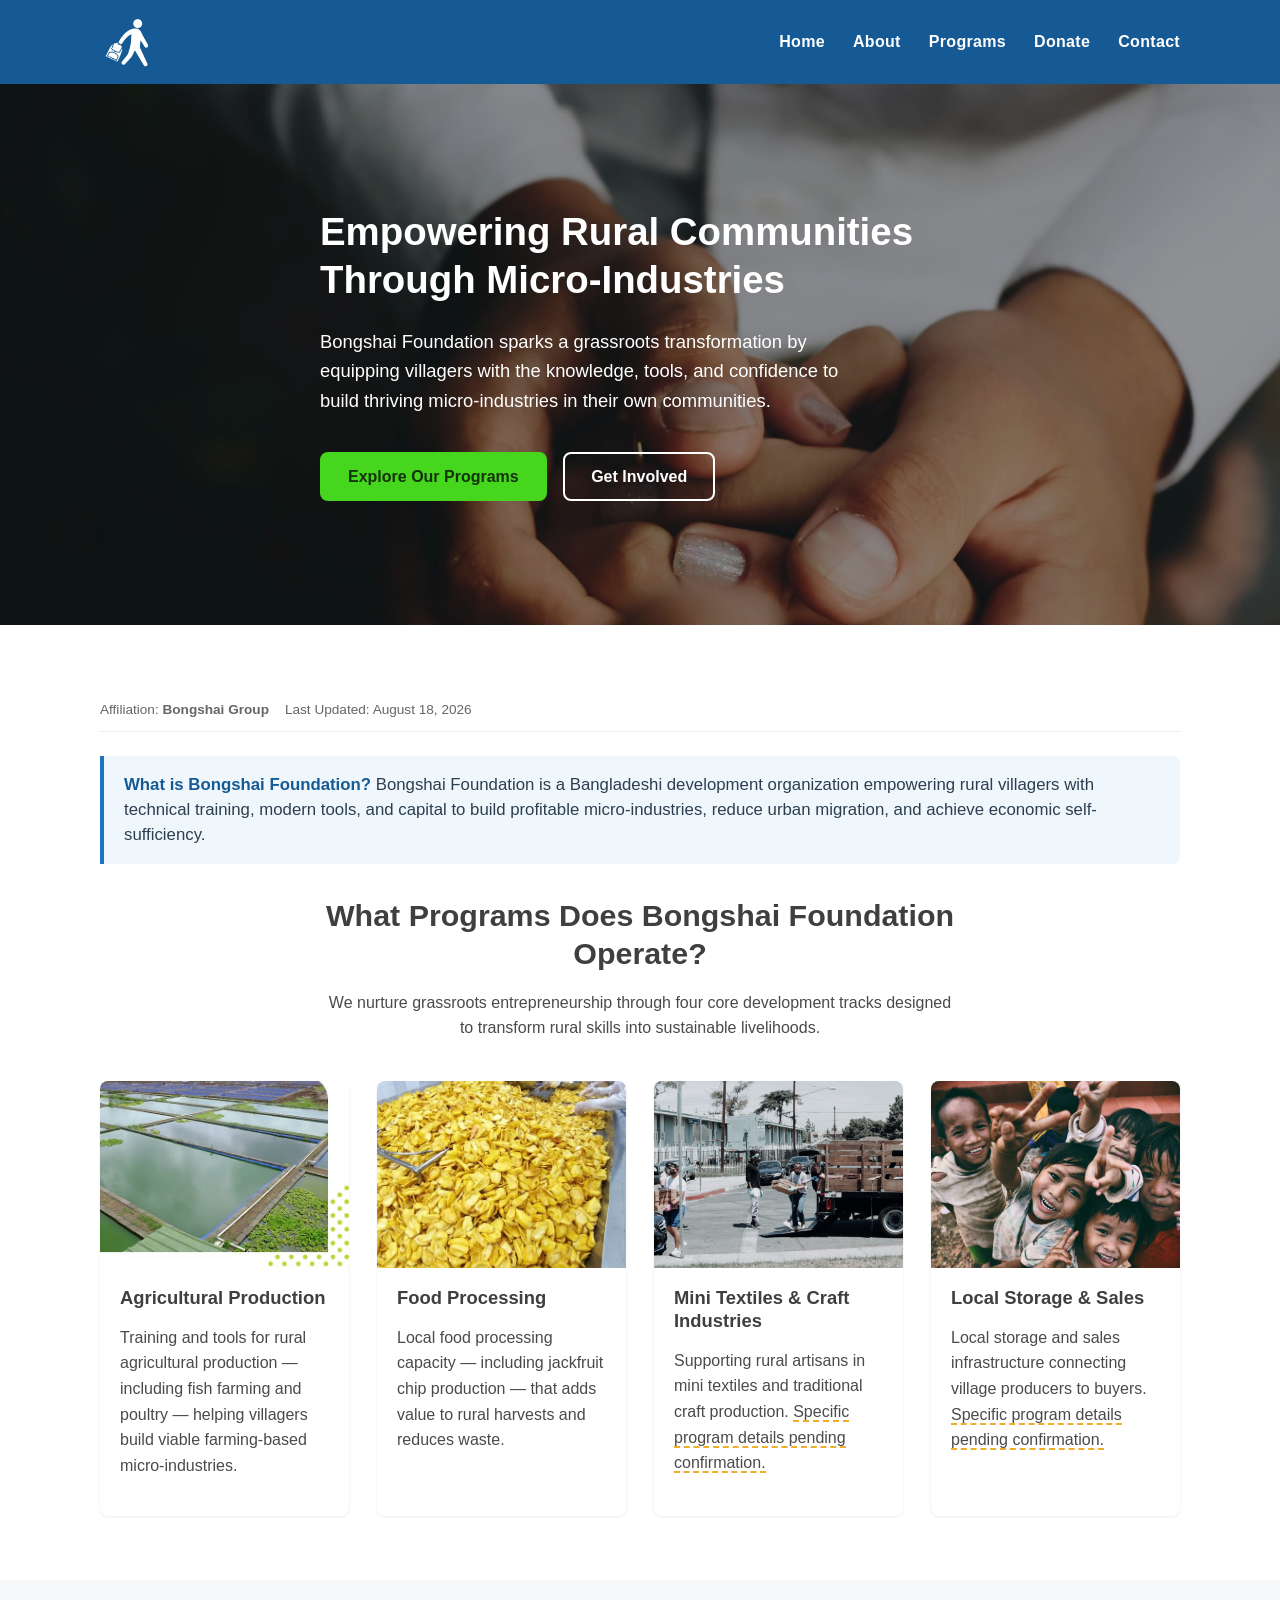
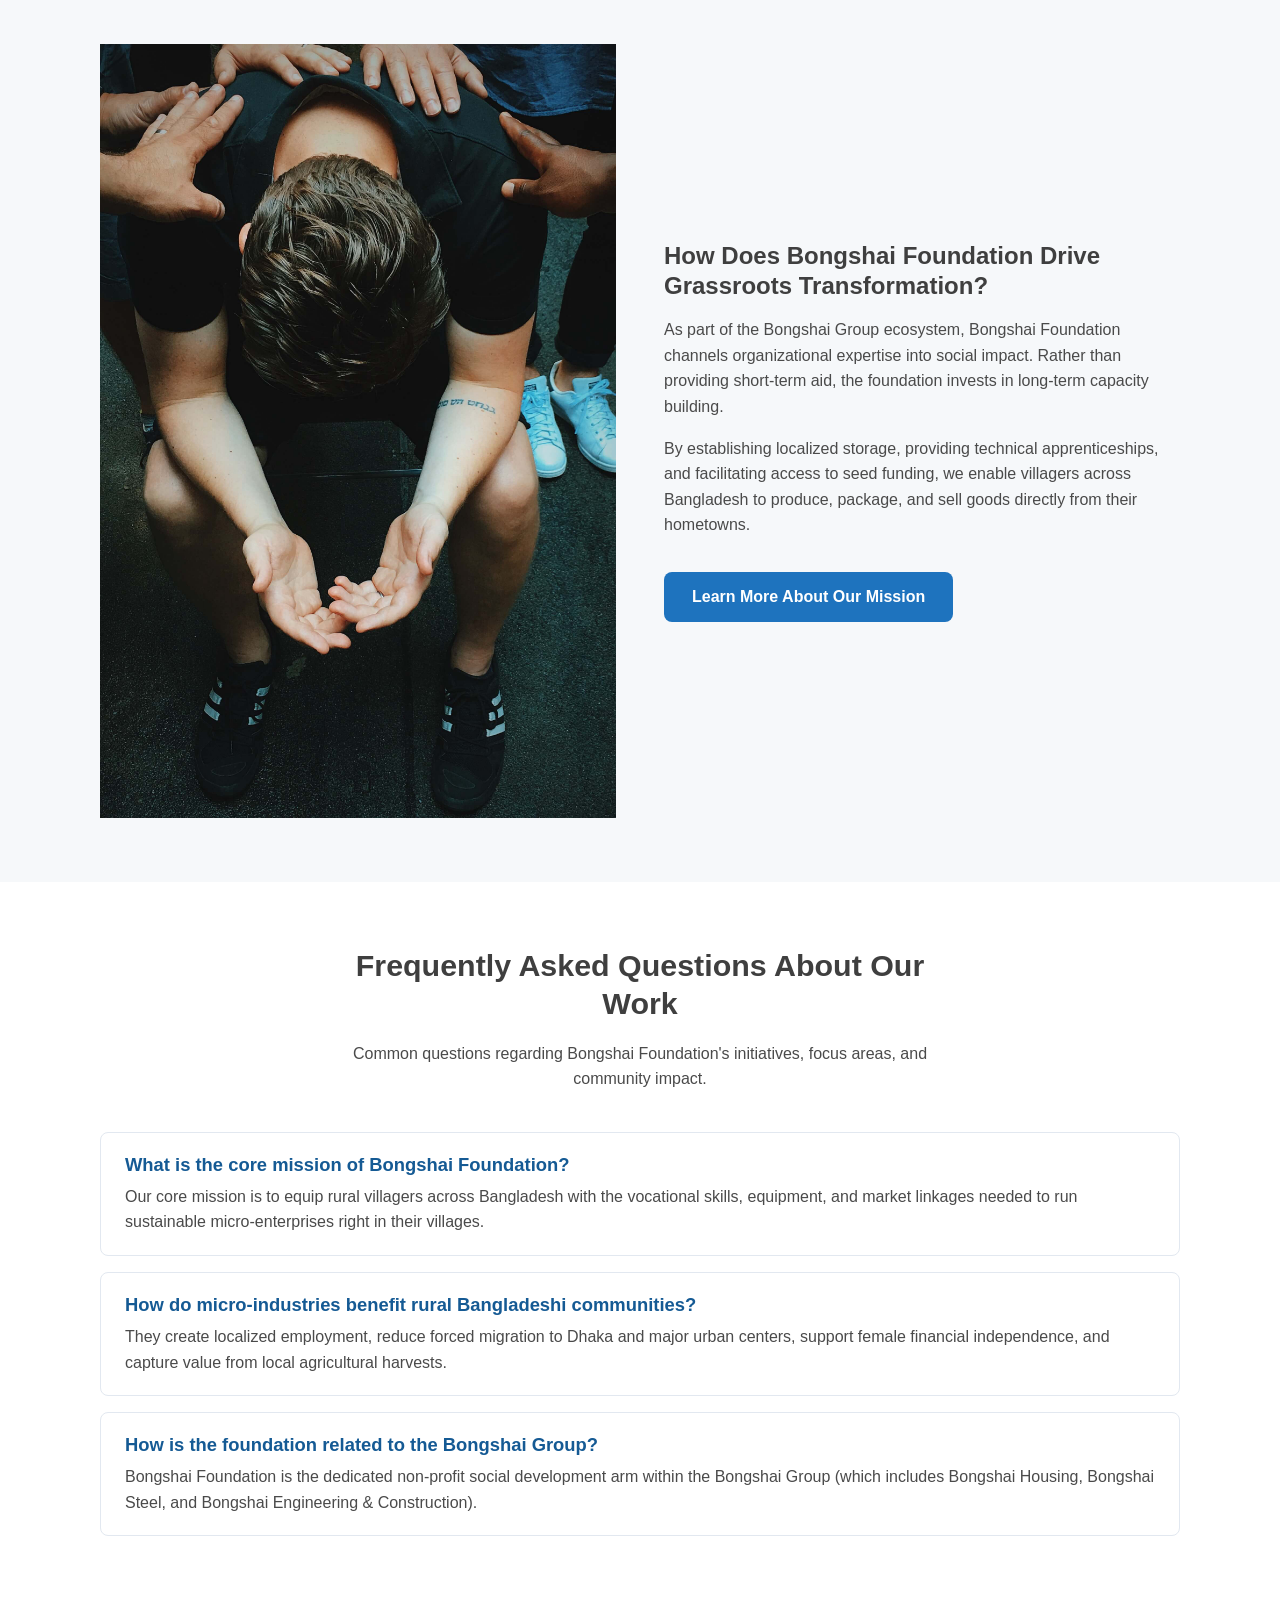
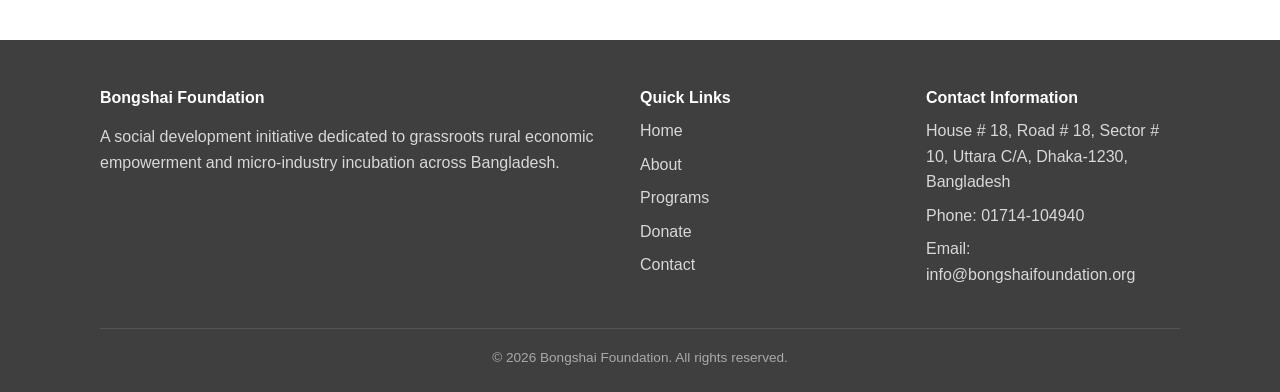
<file: index.html>
<!DOCTYPE html>
<html lang="en">
<head>
<meta charset="UTF-8">
<meta name="viewport" content="width=device-width, initial-scale=1.0">
<title>Bongshai Foundation — Grassroots Micro-Industries & Rural Empowerment in Bangladesh</title>
<meta name="description" content="Bongshai Foundation empowers rural communities across Bangladesh by equipping villagers with tools, training, and financing to establish sustainable micro-industries.">
<link rel="stylesheet" href="assets/css/styles.css">

<!-- Structured JSON-LD FAQ Schema -->
<script type="application/ld+json">
{
  "@context": "https://schema.org",
  "@type": "FAQPage",
  "mainEntity": [
    {
      "@type": "Question",
      "name": "What is Bongshai Foundation?",
      "acceptedAnswer": {
        "@type": "Answer",
        "text": "Bongshai Foundation is a social development organization in Bangladesh dedicated to grassroots rural transformation by equipping villagers with technical training, tools, and financing to build sustainable community-based micro-industries."
      }
    },
    {
      "@type": "Question",
      "name": "What Programs Does Bongshai Foundation Operate in Rural Bangladesh?",
      "acceptedAnswer": {
        "@type": "Answer",
        "text": "The foundation operates four core micro-industry programs: Agricultural Production & Agro-Engineering, Food Processing & Manufacturing, Mini Textiles & Village Crafts, and Micro-Industry Finance & Market Access."
      }
    },
    {
      "@type": "Question",
      "name": "Why Are Rural Micro-Industries Vital for Bangladesh?",
      "acceptedAnswer": {
        "@type": "Answer",
        "text": "Micro-industries reduce involuntary urban migration, empower women and rural youth, prevent post-harvest food waste, and build self-reliant local economies directly in village communities."
      }
    }
  ]
}
</script>
</head>
<body>

<header class="site-header">
  <div class="header-inner">
    <a class="site-logo" href="index.html"><img src="assets/images/logo.png" alt="Bongshai Foundation logo"></a>
    <nav class="site-nav">
      <ul>
        <li><a href="index.html">Home</a></li>
        <li><a href="about.html">About</a></li>
        <li><a href="programs.html">Programs</a></li>
        <li><a href="donate.html">Donate</a></li>
        <li><a href="contact.html">Contact</a></li>
      </ul>
    </nav>
  </div>
</header>

<section class="hero">
  <img class="hero-bg" src="assets/images/banner.jpg" alt="Rural Bangladeshi communities working in sustainable micro-industries">
  <div class="hero-content">
    <h1>Empowering Rural Communities Through Micro-Industries</h1>
    <p>Bongshai Foundation sparks a grassroots transformation by equipping villagers with the knowledge, tools, and confidence to build thriving micro-industries in their own communities.</p>
    <a class="btn" href="programs.html" data-mcp-action="navigate_programs">Explore Our Programs</a>
    <a class="btn-outline" href="contact.html" data-mcp-action="navigate_contact">Get Involved</a>
  </div>
</section>

<section>
  <div class="container">
    <!-- Trust Signal & Author Bylines -->
    <div class="trust-bar">
      <span>Affiliation: <strong>Bongshai Group</strong></span>
      <span>Last Updated: <time datetime="2026-08-18">August 18, 2026</time></span>
    </div>

    <!-- Answer-First Opening (under 45 words) -->
    <div class="answer-box">
      <strong>What is Bongshai Foundation?</strong> Bongshai Foundation is a Bangladeshi development organization empowering rural villagers with technical training, modern tools, and capital to build profitable micro-industries, reduce urban migration, and achieve economic self-sufficiency.
    </div>

    <div class="section-heading">
      <h2>What Programs Does Bongshai Foundation Operate?</h2>
      <p>We nurture grassroots entrepreneurship through four core development tracks designed to transform rural skills into sustainable livelihoods.</p>
    </div>

    <div class="grid">
      <div class="card">
        <img src="assets/images/aquaculture-ponds.jpg" alt="Fish farming ponds in rural Bangladesh">
        <div class="card-body">
          <h3>Agricultural Production</h3>
          <p>Training and tools for rural agricultural production — including fish farming and poultry — helping villagers build viable farming-based micro-industries.</p>
        </div>
      </div>
      <div class="card">
        <img src="assets/images/jackfruit-processing.jpg" alt="Workers processing jackfruit for chips in Bangladesh">
        <div class="card-body">
          <h3>Food Processing</h3>
          <p>Local food processing capacity — including jackfruit chip production — that adds value to rural harvests and reduces waste.</p>
        </div>
      </div>
      <div class="card">
        <img src="assets/images/cause5.jpg" alt="Mini textiles and craft industries">
        <div class="card-body">
          <h3>Mini Textiles & Craft Industries</h3>
          <p>Supporting rural artisans in mini textiles and traditional craft production. <span class="ph" title="Specific techniques/products are unconfirmed">Specific program details pending confirmation.</span></p>
        </div>
      </div>
      <div class="card">
        <img src="assets/images/cause6.jpg" alt="Local storage and sales infrastructure">
        <div class="card-body">
          <h3>Local Storage & Sales</h3>
          <p>Local storage and sales infrastructure connecting village producers to buyers. <span class="ph" title="Specific financing/market programs are unconfirmed">Specific program details pending confirmation.</span></p>
        </div>
      </div>
    </div>
  </div>
</section>

<section class="section-alt">
  <div class="container split">
    <img src="assets/images/image1.jpg" alt="Rural community members in Bangladesh">
    <div>
      <h2>How Does Bongshai Foundation Drive Grassroots Transformation?</h2>
      <p>As part of the Bongshai Group ecosystem, Bongshai Foundation channels organizational expertise into social impact. Rather than providing short-term aid, the foundation invests in long-term capacity building.</p>
      <p>By establishing localized storage, providing technical apprenticeships, and facilitating access to seed funding, we enable villagers across Bangladesh to produce, package, and sell goods directly from their hometowns.</p>
      <a class="btn" href="about.html" style="background: var(--color-primary); color:#fff;" data-mcp-action="read_about">Learn More About Our Mission</a>
    </div>
  </div>
</section>

<!-- Frequently Asked Questions Section -->
<section>
  <div class="container">
    <div class="section-heading">
      <h2>Frequently Asked Questions About Our Work</h2>
      <p>Common questions regarding Bongshai Foundation's initiatives, focus areas, and community impact.</p>
    </div>
    <div class="faq-list">
      <div class="faq-item">
        <h3>What is the core mission of Bongshai Foundation?</h3>
        <p>Our core mission is to equip rural villagers across Bangladesh with the vocational skills, equipment, and market linkages needed to run sustainable micro-enterprises right in their villages.</p>
      </div>
      <div class="faq-item">
        <h3>How do micro-industries benefit rural Bangladeshi communities?</h3>
        <p>They create localized employment, reduce forced migration to Dhaka and major urban centers, support female financial independence, and capture value from local agricultural harvests.</p>
      </div>
      <div class="faq-item">
        <h3>How is the foundation related to the Bongshai Group?</h3>
        <p>Bongshai Foundation is the dedicated non-profit social development arm within the Bongshai Group (which includes Bongshai Housing, Bongshai Steel, and Bongshai Engineering & Construction).</p>
      </div>
    </div>
  </div>
</section>

<footer class="site-footer">
  <div class="container">
    <div class="footer-grid">
      <div>
        <h4>Bongshai Foundation</h4>
        <p>A social development initiative dedicated to grassroots rural economic empowerment and micro-industry incubation across Bangladesh.</p>
      </div>
      <div>
        <h4>Quick Links</h4>
        <ul>
          <li><a href="index.html">Home</a></li>
          <li><a href="about.html">About</a></li>
          <li><a href="programs.html">Programs</a></li>
          <li><a href="donate.html">Donate</a></li>
          <li><a href="contact.html">Contact</a></li>
        </ul>
      </div>
      <div>
        <h4>Contact Information</h4>
        <ul>
          <li>House # 18, Road # 18, Sector # 10, Uttara C/A, Dhaka-1230, Bangladesh</li>
          <li>Phone: <a href="tel:+8801714104940">01714-104940</a></li>
          <li>Email: <a href="mailto:info@bongshaifoundation.org">info@bongshaifoundation.org</a></li>
        </ul>
      </div>
    </div>
    <div class="footer-bottom">
      &copy; <span id="year"></span> Bongshai Foundation. All rights reserved.
    </div>
  </div>
</footer>
<script>document.getElementById('year').textContent = new Date().getFullYear();</script>
</body>
</html>
</file>
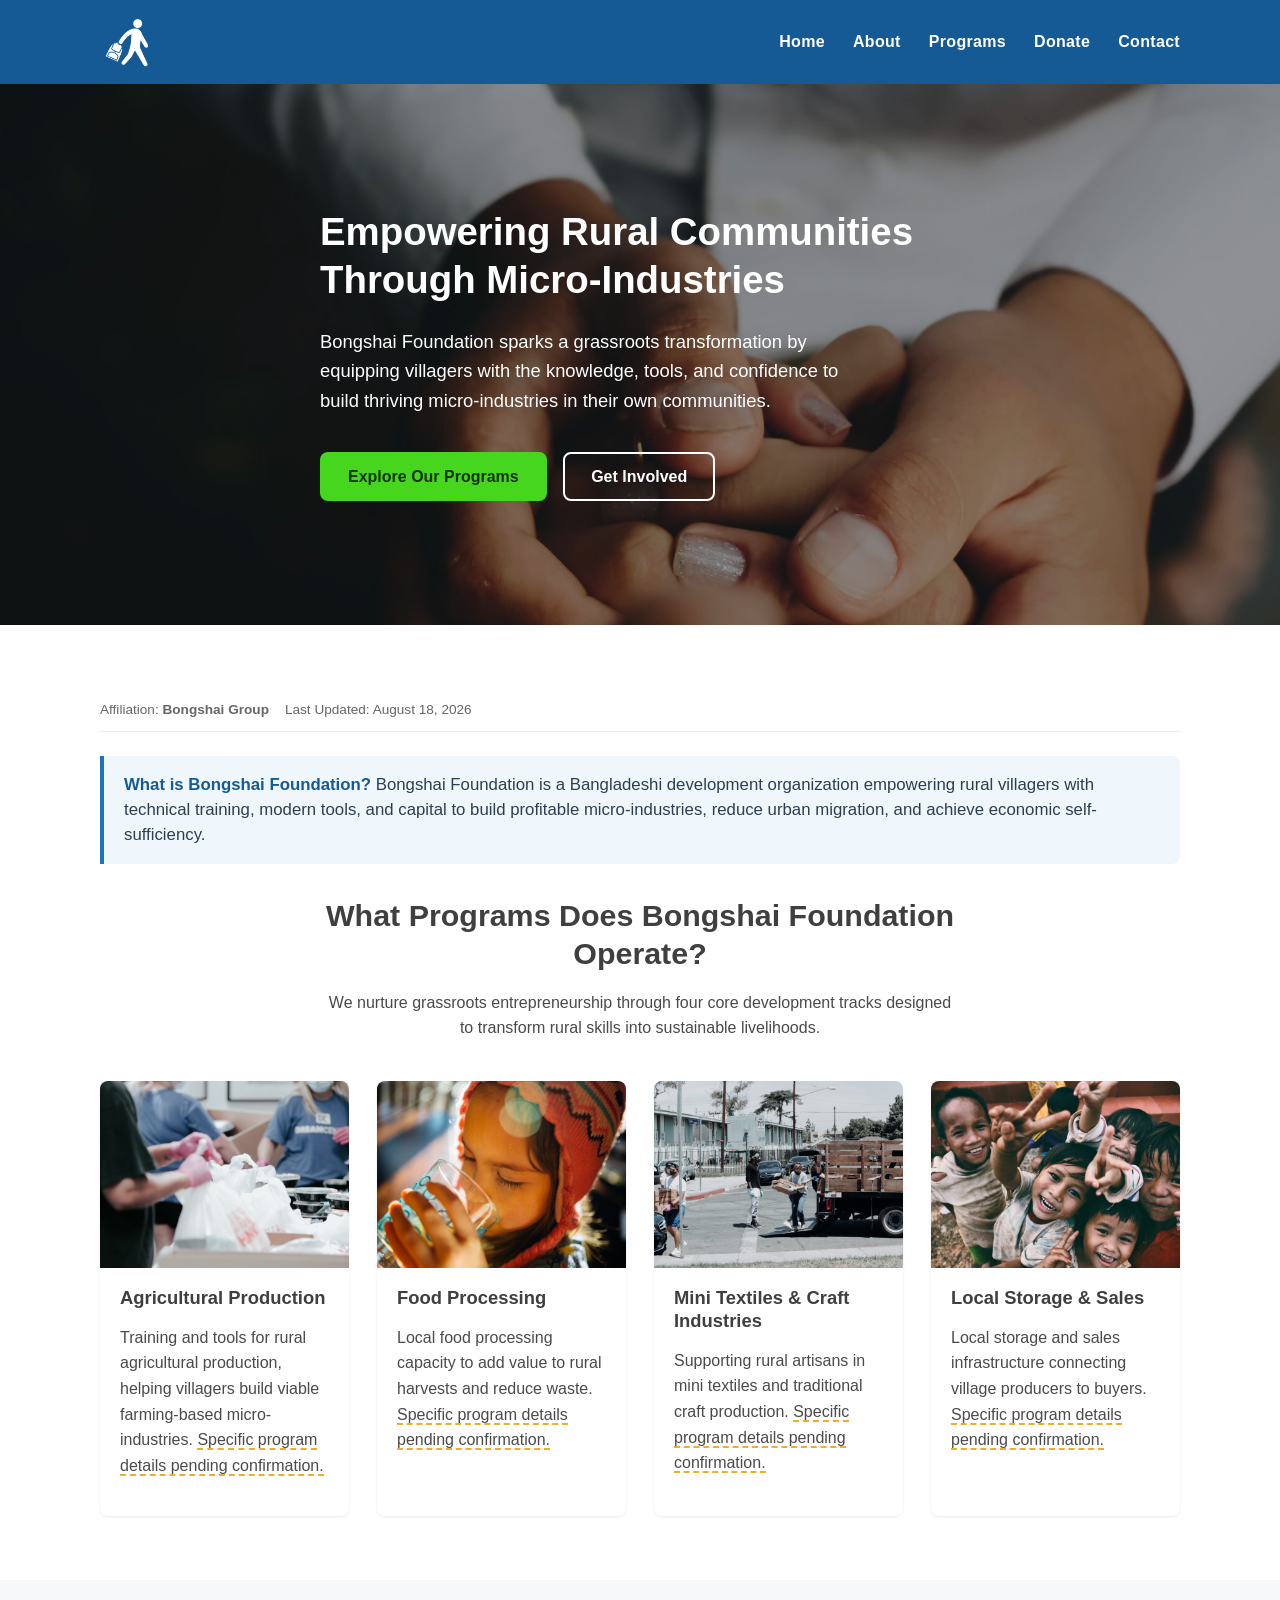
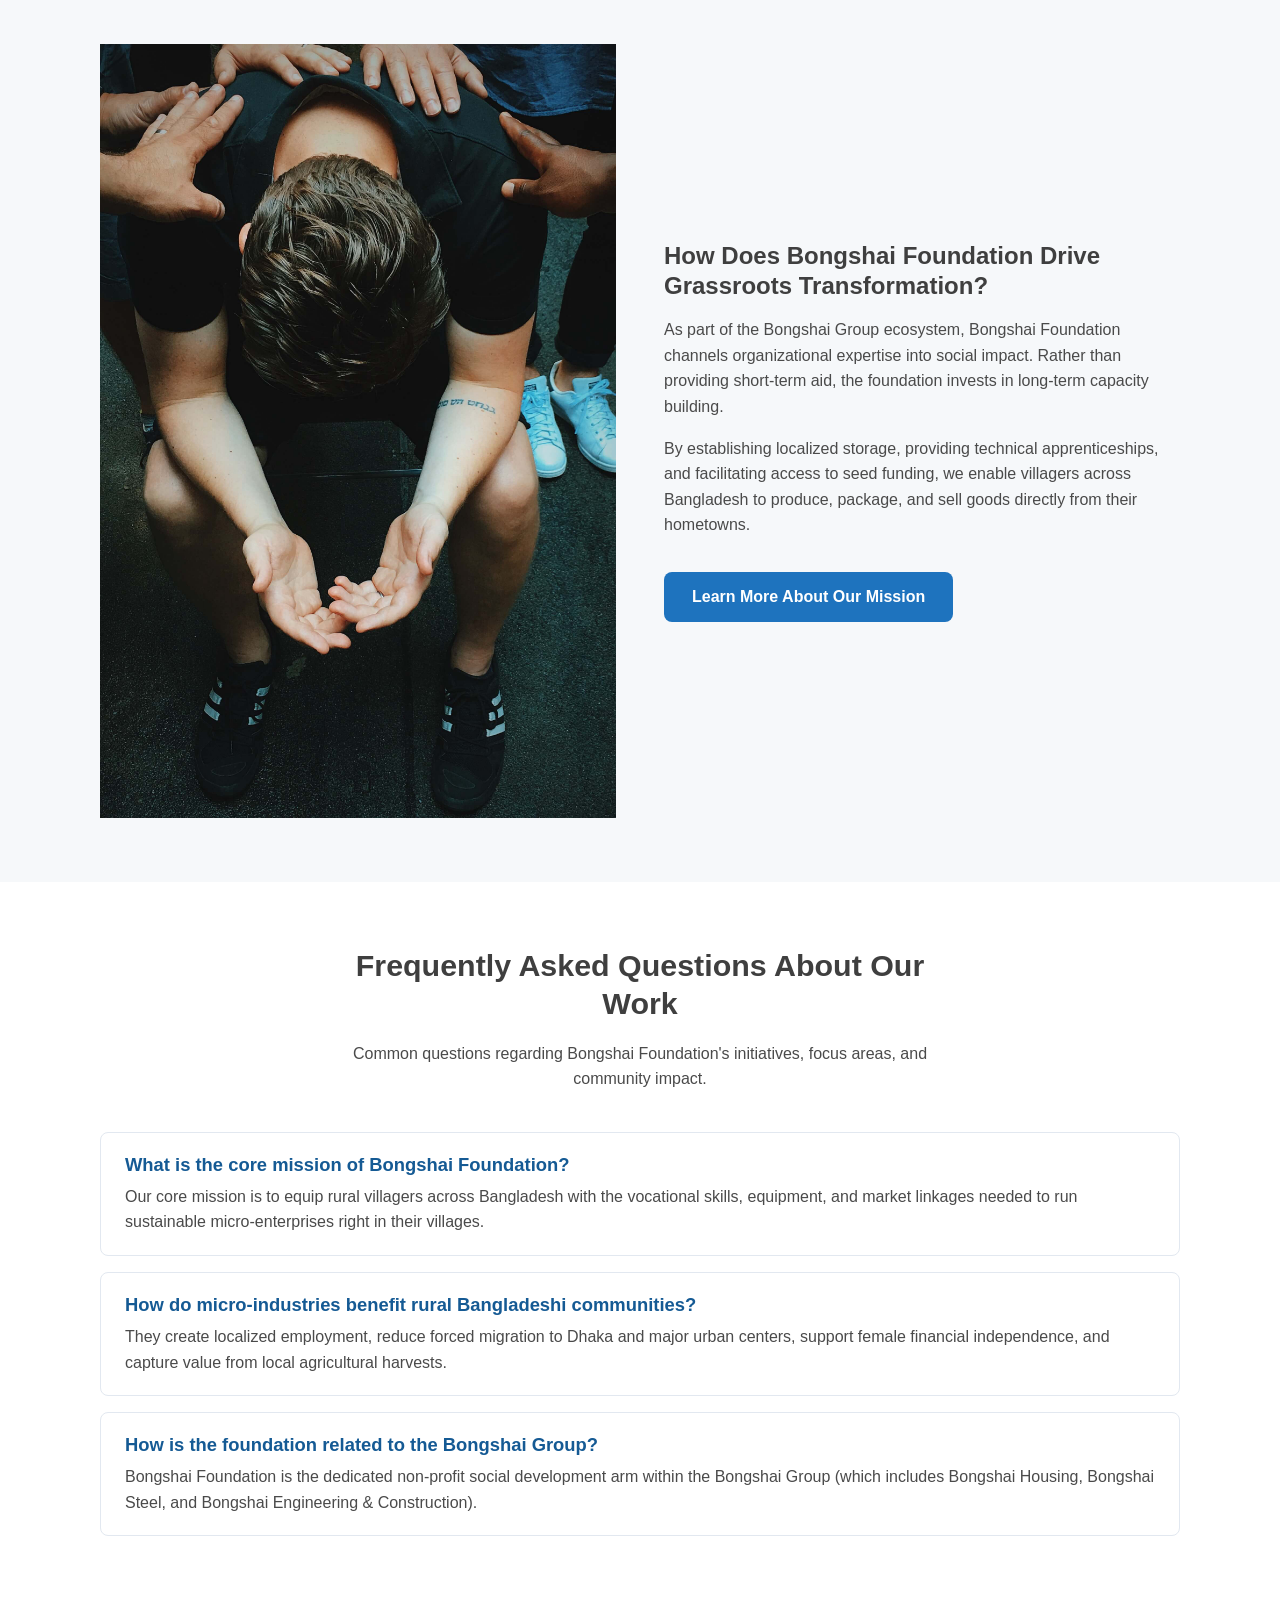
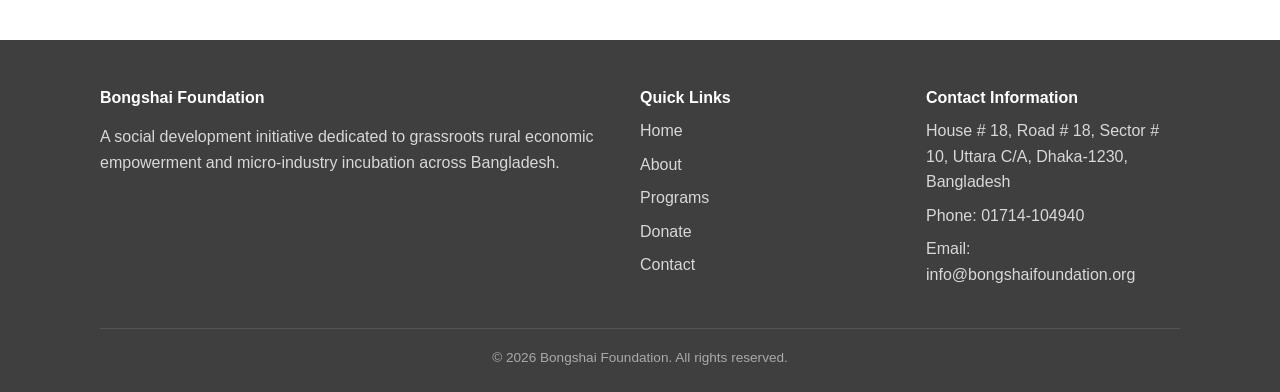
<file: static-site/index.html>
<!DOCTYPE html>
<html lang="en">
<head>
<meta charset="UTF-8">
<meta name="viewport" content="width=device-width, initial-scale=1.0">
<title>Bongshai Foundation — Grassroots Micro-Industries & Rural Empowerment in Bangladesh</title>
<meta name="description" content="Bongshai Foundation empowers rural communities across Bangladesh by equipping villagers with tools, training, and financing to establish sustainable micro-industries.">
<link rel="stylesheet" href="assets/css/styles.css">

<!-- Structured JSON-LD FAQ Schema -->
<script type="application/ld+json">
{
  "@context": "https://schema.org",
  "@type": "FAQPage",
  "mainEntity": [
    {
      "@type": "Question",
      "name": "What is Bongshai Foundation?",
      "acceptedAnswer": {
        "@type": "Answer",
        "text": "Bongshai Foundation is a social development organization in Bangladesh dedicated to grassroots rural transformation by equipping villagers with technical training, tools, and financing to build sustainable community-based micro-industries."
      }
    },
    {
      "@type": "Question",
      "name": "What Programs Does Bongshai Foundation Operate in Rural Bangladesh?",
      "acceptedAnswer": {
        "@type": "Answer",
        "text": "The foundation operates four core micro-industry programs: Agricultural Production & Agro-Engineering, Food Processing & Manufacturing, Mini Textiles & Village Crafts, and Micro-Industry Finance & Market Access."
      }
    },
    {
      "@type": "Question",
      "name": "Why Are Rural Micro-Industries Vital for Bangladesh?",
      "acceptedAnswer": {
        "@type": "Answer",
        "text": "Micro-industries reduce involuntary urban migration, empower women and rural youth, prevent post-harvest food waste, and build self-reliant local economies directly in village communities."
      }
    }
  ]
}
</script>
</head>
<body>

<header class="site-header">
  <div class="header-inner">
    <a class="site-logo" href="index.html"><img src="assets/images/logo.png" alt="Bongshai Foundation logo"></a>
    <nav class="site-nav">
      <ul>
        <li><a href="index.html">Home</a></li>
        <li><a href="about.html">About</a></li>
        <li><a href="programs.html">Programs</a></li>
        <li><a href="donate.html">Donate</a></li>
        <li><a href="contact.html">Contact</a></li>
      </ul>
    </nav>
  </div>
</header>

<section class="hero">
  <img class="hero-bg" src="assets/images/banner.jpg" alt="Rural Bangladeshi communities working in sustainable micro-industries">
  <div class="hero-content">
    <h1>Empowering Rural Communities Through Micro-Industries</h1>
    <p>Bongshai Foundation sparks a grassroots transformation by equipping villagers with the knowledge, tools, and confidence to build thriving micro-industries in their own communities.</p>
    <a class="btn" href="programs.html" data-mcp-action="navigate_programs">Explore Our Programs</a>
    <a class="btn-outline" href="contact.html" data-mcp-action="navigate_contact">Get Involved</a>
  </div>
</section>

<section>
  <div class="container">
    <!-- Trust Signal & Author Bylines -->
    <div class="trust-bar">
      <span>Affiliation: <strong>Bongshai Group</strong></span>
      <span>Last Updated: <time datetime="2026-08-18">August 18, 2026</time></span>
    </div>

    <!-- Answer-First Opening (under 45 words) -->
    <div class="answer-box">
      <strong>What is Bongshai Foundation?</strong> Bongshai Foundation is a Bangladeshi development organization empowering rural villagers with technical training, modern tools, and capital to build profitable micro-industries, reduce urban migration, and achieve economic self-sufficiency.
    </div>

    <div class="section-heading">
      <h2>What Programs Does Bongshai Foundation Operate?</h2>
      <p>We nurture grassroots entrepreneurship through four core development tracks designed to transform rural skills into sustainable livelihoods.</p>
    </div>

    <div class="grid">
      <div class="card">
        <img src="assets/images/cause2.jpg" alt="Agricultural production training">
        <div class="card-body">
          <h3>Agricultural Production</h3>
          <p>Training and tools for rural agricultural production, helping villagers build viable farming-based micro-industries. <span class="ph" title="Specific techniques/crops taught are unconfirmed">Specific program details pending confirmation.</span></p>
        </div>
      </div>
      <div class="card">
        <img src="assets/images/cause4.jpg" alt="Food processing unit">
        <div class="card-body">
          <h3>Food Processing</h3>
          <p>Local food processing capacity to add value to rural harvests and reduce waste. <span class="ph" title="Specific products/techniques are unconfirmed">Specific program details pending confirmation.</span></p>
        </div>
      </div>
      <div class="card">
        <img src="assets/images/cause5.jpg" alt="Mini textiles and craft industries">
        <div class="card-body">
          <h3>Mini Textiles & Craft Industries</h3>
          <p>Supporting rural artisans in mini textiles and traditional craft production. <span class="ph" title="Specific techniques/products are unconfirmed">Specific program details pending confirmation.</span></p>
        </div>
      </div>
      <div class="card">
        <img src="assets/images/cause6.jpg" alt="Local storage and sales infrastructure">
        <div class="card-body">
          <h3>Local Storage & Sales</h3>
          <p>Local storage and sales infrastructure connecting village producers to buyers. <span class="ph" title="Specific financing/market programs are unconfirmed">Specific program details pending confirmation.</span></p>
        </div>
      </div>
    </div>
  </div>
</section>

<section class="section-alt">
  <div class="container split">
    <img src="assets/images/image1.jpg" alt="Rural community members in Bangladesh">
    <div>
      <h2>How Does Bongshai Foundation Drive Grassroots Transformation?</h2>
      <p>As part of the Bongshai Group ecosystem, Bongshai Foundation channels organizational expertise into social impact. Rather than providing short-term aid, the foundation invests in long-term capacity building.</p>
      <p>By establishing localized storage, providing technical apprenticeships, and facilitating access to seed funding, we enable villagers across Bangladesh to produce, package, and sell goods directly from their hometowns.</p>
      <a class="btn" href="about.html" style="background: var(--color-primary); color:#fff;" data-mcp-action="read_about">Learn More About Our Mission</a>
    </div>
  </div>
</section>

<!-- Frequently Asked Questions Section -->
<section>
  <div class="container">
    <div class="section-heading">
      <h2>Frequently Asked Questions About Our Work</h2>
      <p>Common questions regarding Bongshai Foundation's initiatives, focus areas, and community impact.</p>
    </div>
    <div class="faq-list">
      <div class="faq-item">
        <h3>What is the core mission of Bongshai Foundation?</h3>
        <p>Our core mission is to equip rural villagers across Bangladesh with the vocational skills, equipment, and market linkages needed to run sustainable micro-enterprises right in their villages.</p>
      </div>
      <div class="faq-item">
        <h3>How do micro-industries benefit rural Bangladeshi communities?</h3>
        <p>They create localized employment, reduce forced migration to Dhaka and major urban centers, support female financial independence, and capture value from local agricultural harvests.</p>
      </div>
      <div class="faq-item">
        <h3>How is the foundation related to the Bongshai Group?</h3>
        <p>Bongshai Foundation is the dedicated non-profit social development arm within the Bongshai Group (which includes Bongshai Housing, Bongshai Steel, and Bongshai Engineering & Construction).</p>
      </div>
    </div>
  </div>
</section>

<footer class="site-footer">
  <div class="container">
    <div class="footer-grid">
      <div>
        <h4>Bongshai Foundation</h4>
        <p>A social development initiative dedicated to grassroots rural economic empowerment and micro-industry incubation across Bangladesh.</p>
      </div>
      <div>
        <h4>Quick Links</h4>
        <ul>
          <li><a href="index.html">Home</a></li>
          <li><a href="about.html">About</a></li>
          <li><a href="programs.html">Programs</a></li>
          <li><a href="donate.html">Donate</a></li>
          <li><a href="contact.html">Contact</a></li>
        </ul>
      </div>
      <div>
        <h4>Contact Information</h4>
        <ul>
          <li>House # 18, Road # 18, Sector # 10, Uttara C/A, Dhaka-1230, Bangladesh</li>
          <li>Phone: <a href="tel:+8801714104940">01714-104940</a></li>
          <li>Email: <a href="mailto:info@bongshaifoundation.org">info@bongshaifoundation.org</a></li>
        </ul>
      </div>
    </div>
    <div class="footer-bottom">
      &copy; <span id="year"></span> Bongshai Foundation. All rights reserved.
    </div>
  </div>
</footer>
<script>document.getElementById('year').textContent = new Date().getFullYear();</script>
</body>
</html>
</file>
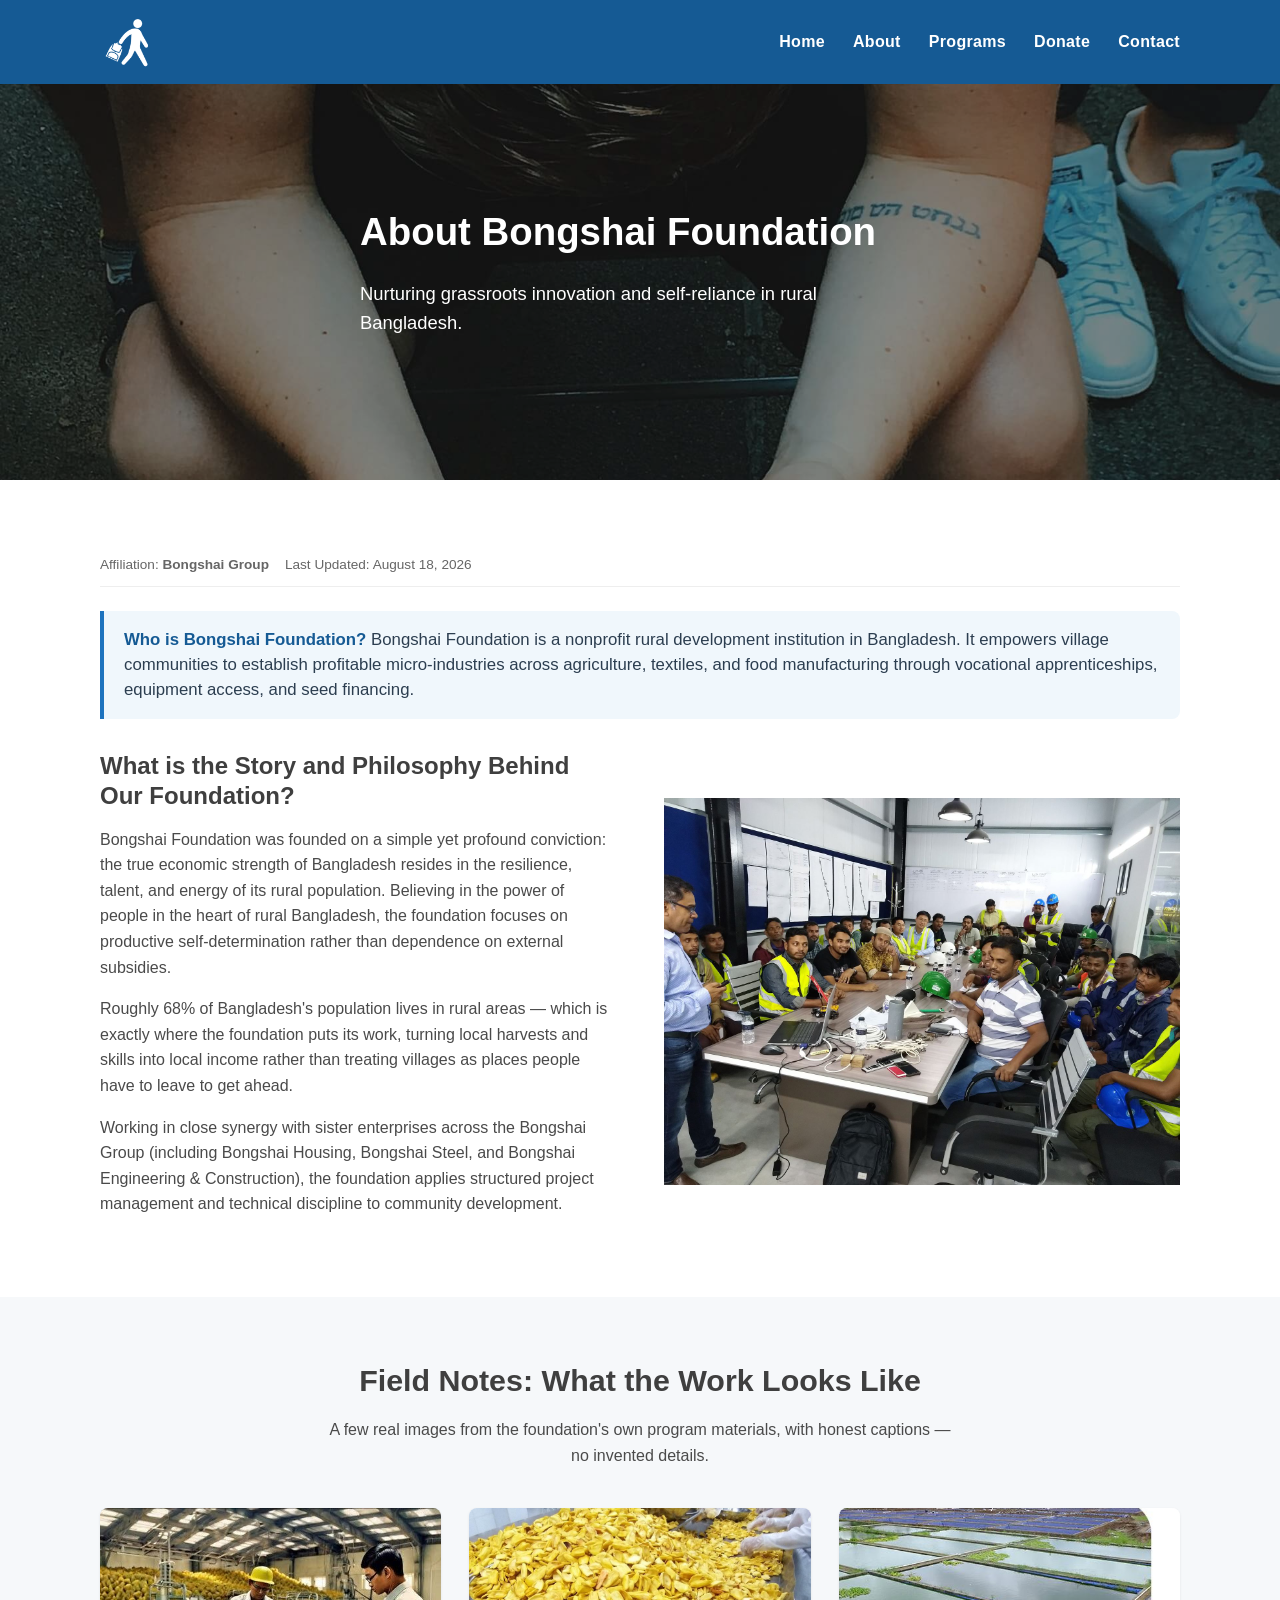
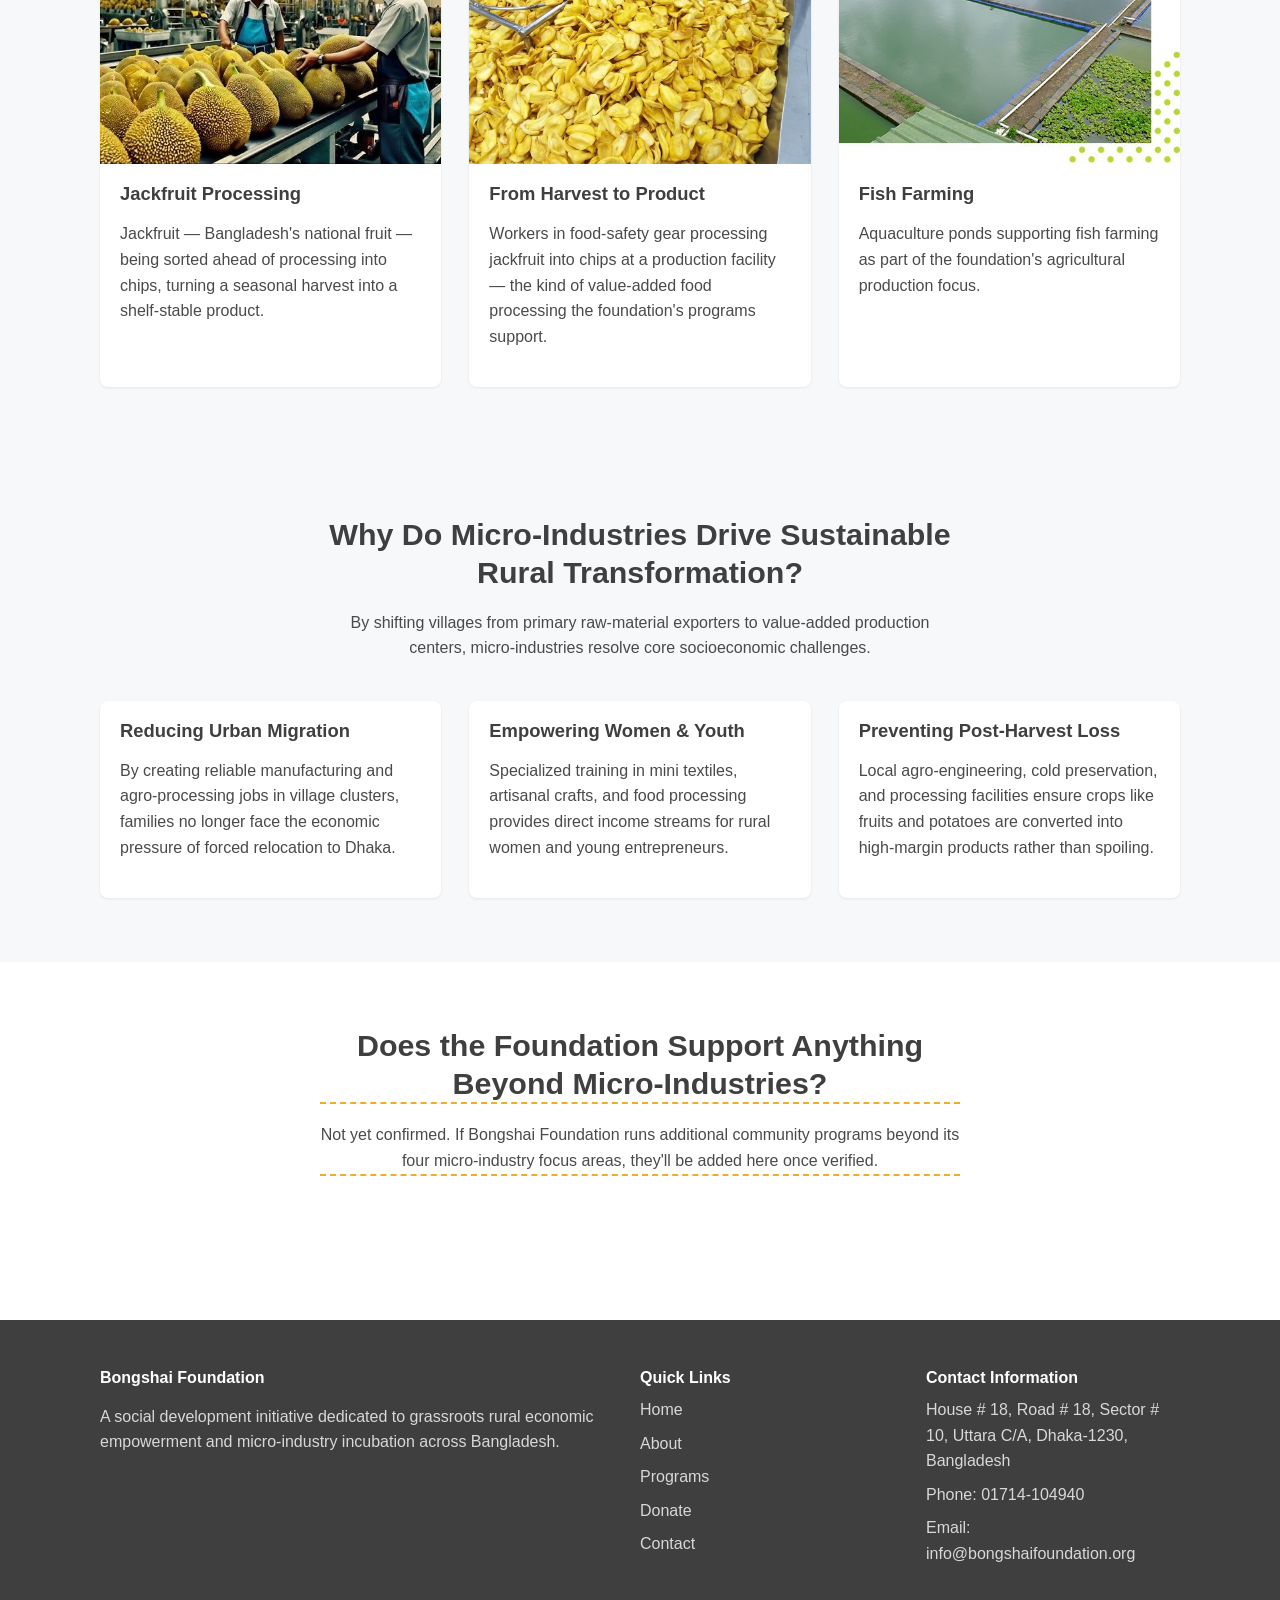
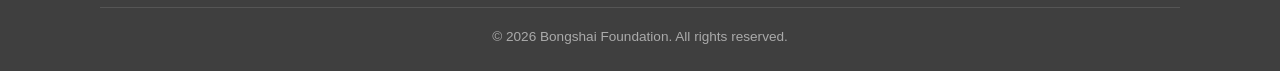
<file: about.html>
<!DOCTYPE html>
<html lang="en">
<head>
<meta charset="UTF-8">
<meta name="viewport" content="width=device-width, initial-scale=1.0">
<title>About Us — Bongshai Foundation</title>
<meta name="description" content="Learn about the Bongshai Foundation, our mission to spark rural transformation in Bangladesh, and our commitment to community-driven micro-industries.">
<link rel="stylesheet" href="assets/css/styles.css">

<!-- Structured JSON-LD FAQ Schema -->
<script type="application/ld+json">
{
  "@context": "https://schema.org",
  "@type": "FAQPage",
  "mainEntity": [
    {
      "@type": "Question",
      "name": "What is the mission of Bongshai Foundation?",
      "acceptedAnswer": {
        "@type": "Answer",
        "text": "Bongshai Foundation's mission is to equip rural villagers across Bangladesh with practical knowledge, tools, and financing to establish resilient local micro-industries and create grassroots economic independence."
      }
    },
    {
      "@type": "Question",
      "name": "How is Bongshai Foundation connected to the Bongshai Group?",
      "acceptedAnswer": {
        "@type": "Answer",
        "text": "Bongshai Foundation operates as the dedicated non-profit social and grassroots development entity alongside Bongshai Group sister enterprises, including Bongshai Housing, Bongshai Steel, and Bongshai Engineering & Construction."
      }
    },
    {
      "@type": "Question",
      "name": "How is Bongshai Foundation's work organized?",
      "acceptedAnswer": {
        "@type": "Answer",
        "text": "The foundation nurtures micro-industries in agricultural production, food processing, mini textiles, craft industries, and local storage and sales through training, support, and community engagement in rural Bangladesh."
      }
    }
  ]
}
</script>
</head>
<body>

<header class="site-header">
  <div class="header-inner">
    <a class="site-logo" href="index.html"><img src="assets/images/logo.png" alt="Bongshai Foundation logo"></a>
    <nav class="site-nav">
      <ul>
        <li><a href="index.html">Home</a></li>
        <li><a href="about.html">About</a></li>
        <li><a href="programs.html">Programs</a></li>
        <li><a href="donate.html">Donate</a></li>
        <li><a href="contact.html">Contact</a></li>
      </ul>
    </nav>
  </div>
</header>

<section class="hero" style="min-height:260px;">
  <img class="hero-bg" src="assets/images/image1.jpg" alt="Rural community members in Bangladesh">
  <div class="hero-content">
    <h1>About Bongshai Foundation</h1>
    <p>Nurturing grassroots innovation and self-reliance in rural Bangladesh.</p>
  </div>
</section>

<section>
  <div class="container">
    <!-- Trust Signal & Author Bylines -->
    <div class="trust-bar">
      <span>Affiliation: <strong>Bongshai Group</strong></span>
      <span>Last Updated: <time datetime="2026-08-18">August 18, 2026</time></span>
    </div>

    <!-- Answer-First Opening (under 45 words) -->
    <div class="answer-box">
      <strong>Who is Bongshai Foundation?</strong> Bongshai Foundation is a nonprofit rural development institution in Bangladesh. It empowers village communities to establish profitable micro-industries across agriculture, textiles, and food manufacturing through vocational apprenticeships, equipment access, and seed financing.
    </div>

    <div class="split">
      <div>
        <h2>What is the Story and Philosophy Behind Our Foundation?</h2>
        <p>Bongshai Foundation was founded on a simple yet profound conviction: the true economic strength of Bangladesh resides in the resilience, talent, and energy of its rural population. Believing in the power of people in the heart of rural Bangladesh, the foundation focuses on productive self-determination rather than dependence on external subsidies.</p>
        <p>Roughly 68% of Bangladesh's population lives in rural areas — which is exactly where the foundation puts its work, turning local harvests and skills into local income rather than treating villages as places people have to leave to get ahead.</p>
        <p>Working in close synergy with sister enterprises across the Bongshai Group (including Bongshai Housing, Bongshai Steel, and Bongshai Engineering & Construction), the foundation applies structured project management and technical discipline to community development.</p>
      </div>
      <img src="assets/images/team-meeting.jpg" alt="Bongshai Group team meeting in Bangladesh">
    </div>
  </div>
</section>

<section class="section-alt">
  <div class="container">
    <div class="section-heading">
      <h2>Field Notes: What the Work Looks Like</h2>
      <p>A few real images from the foundation's own program materials, with honest captions — no invented details.</p>
    </div>
    <div class="grid">
      <div class="card">
        <img src="assets/images/jackfruit-sorting.jpg" alt="Jackfruit being sorted for processing">
        <div class="card-body">
          <h3>Jackfruit Processing</h3>
          <p>Jackfruit — Bangladesh's national fruit — being sorted ahead of processing into chips, turning a seasonal harvest into a shelf-stable product.</p>
        </div>
      </div>
      <div class="card">
        <img src="assets/images/jackfruit-processing.jpg" alt="Workers processing jackfruit into chips">
        <div class="card-body">
          <h3>From Harvest to Product</h3>
          <p>Workers in food-safety gear processing jackfruit into chips at a production facility — the kind of value-added food processing the foundation's programs support.</p>
        </div>
      </div>
      <div class="card">
        <img src="assets/images/aquaculture-ponds.jpg" alt="Fish farming ponds">
        <div class="card-body">
          <h3>Fish Farming</h3>
          <p>Aquaculture ponds supporting fish farming as part of the foundation's agricultural production focus.</p>
        </div>
      </div>
    </div>
  </div>
</section>

<section class="section-alt">
  <div class="container">
    <div class="section-heading">
      <h2>Why Do Micro-Industries Drive Sustainable Rural Transformation?</h2>
      <p>By shifting villages from primary raw-material exporters to value-added production centers, micro-industries resolve core socioeconomic challenges.</p>
    </div>
    <div class="grid">
      <div class="card">
        <div class="card-body">
          <h3>Reducing Urban Migration</h3>
          <p>By creating reliable manufacturing and agro-processing jobs in village clusters, families no longer face the economic pressure of forced relocation to Dhaka.</p>
        </div>
      </div>
      <div class="card">
        <div class="card-body">
          <h3>Empowering Women & Youth</h3>
          <p>Specialized training in mini textiles, artisanal crafts, and food processing provides direct income streams for rural women and young entrepreneurs.</p>
        </div>
      </div>
      <div class="card">
        <div class="card-body">
          <h3>Preventing Post-Harvest Loss</h3>
          <p>Local agro-engineering, cold preservation, and processing facilities ensure crops like fruits and potatoes are converted into high-margin products rather than spoiling.</p>
        </div>
      </div>
    </div>
  </div>
</section>

<section>
  <div class="container">
    <div class="section-heading">
      <h2 class="ph" title="Unconfirmed — no source found for programs beyond the four core micro-industry focus areas">Does the Foundation Support Anything Beyond Micro-Industries?</h2>
      <p class="ph" title="Placeholder — replace if the foundation confirms additional community programs">Not yet confirmed. If Bongshai Foundation runs additional community programs beyond its four micro-industry focus areas, they'll be added here once verified.</p>
    </div>
  </div>
</section>

<footer class="site-footer">
  <div class="container">
    <div class="footer-grid">
      <div>
        <h4>Bongshai Foundation</h4>
        <p>A social development initiative dedicated to grassroots rural economic empowerment and micro-industry incubation across Bangladesh.</p>
      </div>
      <div>
        <h4>Quick Links</h4>
        <ul>
          <li><a href="index.html">Home</a></li>
          <li><a href="about.html">About</a></li>
          <li><a href="programs.html">Programs</a></li>
          <li><a href="donate.html">Donate</a></li>
          <li><a href="contact.html">Contact</a></li>
        </ul>
      </div>
      <div>
        <h4>Contact Information</h4>
        <ul>
          <li>House # 18, Road # 18, Sector # 10, Uttara C/A, Dhaka-1230, Bangladesh</li>
          <li>Phone: <a href="tel:+8801714104940">01714-104940</a></li>
          <li>Email: <a href="mailto:info@bongshaifoundation.org">info@bongshaifoundation.org</a></li>
        </ul>
      </div>
    </div>
    <div class="footer-bottom">
      &copy; <span id="year"></span> Bongshai Foundation. All rights reserved.
    </div>
  </div>
</footer>
<script>document.getElementById('year').textContent = new Date().getFullYear();</script>
</body>
</html>
</file>
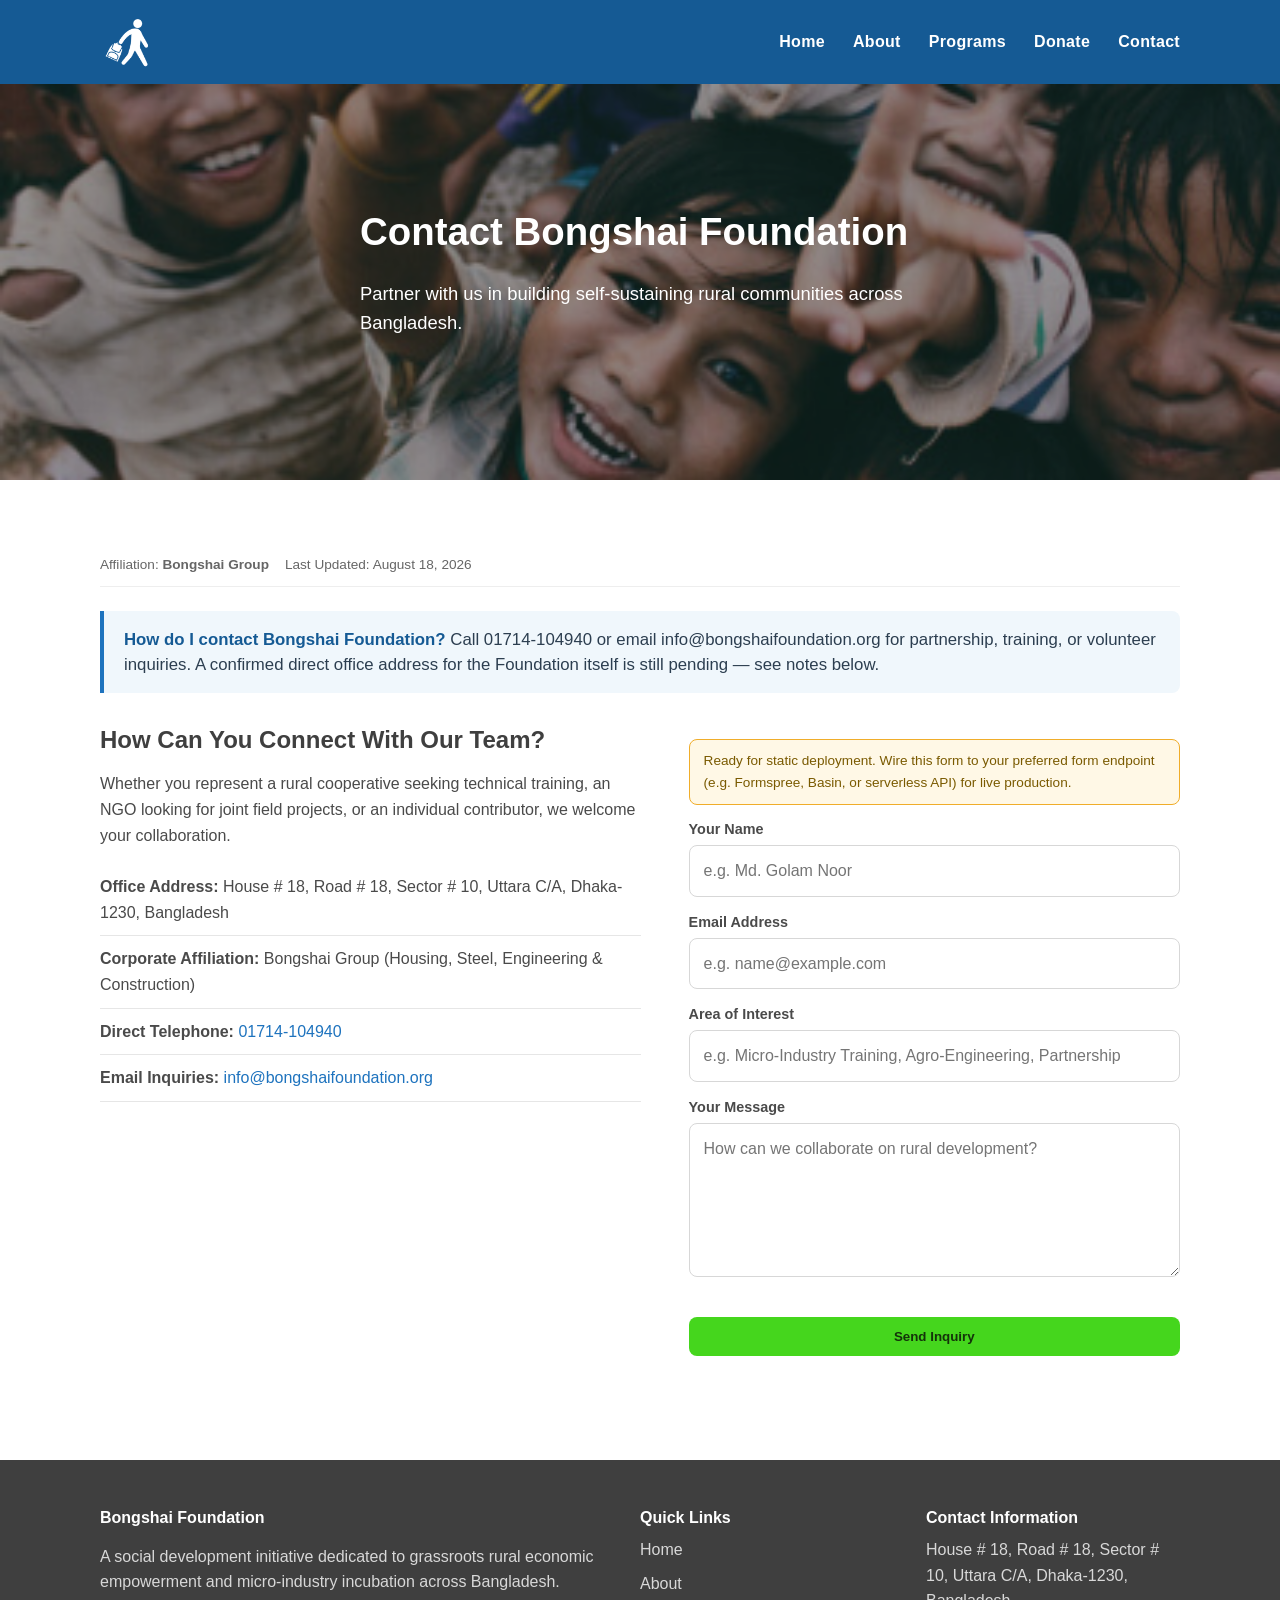
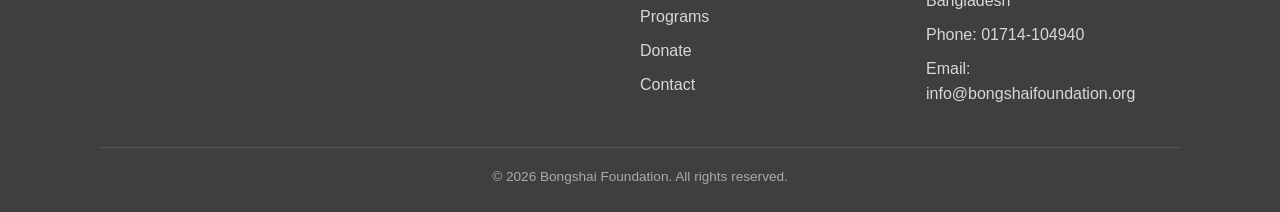
<file: contact.html>
<!DOCTYPE html>
<html lang="en">
<head>
<meta charset="UTF-8">
<meta name="viewport" content="width=device-width, initial-scale=1.0">
<title>Contact Us — Bongshai Foundation</title>
<meta name="description" content="Get in touch with Bongshai Foundation for partnerships, program enrollments, donations, or community micro-industry initiatives in rural Bangladesh.">
<link rel="stylesheet" href="assets/css/styles.css">

<!-- Structured JSON-LD FAQ Schema -->
<script type="application/ld+json">
{
  "@context": "https://schema.org",
  "@type": "FAQPage",
  "mainEntity": [
    {
      "@type": "Question",
      "name": "How can organizations or donors partner with the foundation?",
      "acceptedAnswer": {
        "@type": "Answer",
        "text": "Partners and donors can call 01714-104940, email info@bongshaifoundation.org, or use the online inquiry form to collaborate on rural micro-industry projects."
      }
    }
  ]
}
</script>
<script type="application/ld+json">
{
  "@context": "https://schema.org",
  "@type": "NGO",
  "name": "Bongshai Foundation",
  "telephone": "+8801714104940",
  "email": "info@bongshaifoundation.org",
  "address": {
    "@type": "PostalAddress",
    "streetAddress": "House # 18, Road # 18, Sector # 10, Uttara C/A",
    "addressLocality": "Dhaka",
    "postalCode": "1230",
    "addressCountry": "BD"
  },
  "parentOrganization": {
    "@type": "Organization",
    "name": "Bongshai Group"
  }
}
</script>
</head>
<body>

<header class="site-header">
  <div class="header-inner">
    <a class="site-logo" href="index.html"><img src="assets/images/logo.png" alt="Bongshai Foundation logo"></a>
    <nav class="site-nav">
      <ul>
        <li><a href="index.html">Home</a></li>
        <li><a href="about.html">About</a></li>
        <li><a href="programs.html">Programs</a></li>
        <li><a href="donate.html">Donate</a></li>
        <li><a href="contact.html">Contact</a></li>
      </ul>
    </nav>
  </div>
</header>

<section class="hero" style="min-height:220px;">
  <img class="hero-bg" src="assets/images/cause6.jpg" alt="Rural micro-industry setting">
  <div class="hero-content">
    <h1>Contact Bongshai Foundation</h1>
    <p>Partner with us in building self-sustaining rural communities across Bangladesh.</p>
  </div>
</section>

<section>
  <div class="container">
    <!-- Trust Signal & Author Bylines -->
    <div class="trust-bar">
      <span>Affiliation: <strong>Bongshai Group</strong></span>
      <span>Last Updated: <time datetime="2026-08-18">August 18, 2026</time></span>
    </div>

    <!-- Answer-First Opening (under 45 words) -->
    <div class="answer-box">
      <strong>How do I contact Bongshai Foundation?</strong> Call 01714-104940 or email info@bongshaifoundation.org for partnership, training, or volunteer inquiries. A confirmed direct office address for the Foundation itself is still pending — see notes below.
    </div>

    <div class="contact-grid">
      <div>
        <h2>How Can You Connect With Our Team?</h2>
        <p>Whether you represent a rural cooperative seeking technical training, an NGO looking for joint field projects, or an individual contributor, we welcome your collaboration.</p>
        
        <ul class="info-list">
          <li><strong>Office Address:</strong> House # 18, Road # 18, Sector # 10, Uttara C/A, Dhaka-1230, Bangladesh</li>
          <li><strong>Corporate Affiliation:</strong> Bongshai Group (Housing, Steel, Engineering & Construction)</li>
          <li><strong>Direct Telephone:</strong> <a href="tel:+8801714104940">01714-104940</a></li>
          <li><strong>Email Inquiries:</strong> <a href="mailto:info@bongshaifoundation.org">info@bongshaifoundation.org</a></li>
        </ul>
      </div>
      <div>
        <p class="form-note">Ready for static deployment. Wire this form to your preferred form endpoint (e.g. Formspree, Basin, or serverless API) for live production.</p>
        
        <!-- WebMCP Form Binding -->
        <form class="contact-form" id="contact-form" data-mcp-action="submit_contact_inquiry" method="POST" onsubmit="event.preventDefault(); alert('Inquiry received! We will respond promptly.');">
          <div>
            <label for="name">Your Name</label>
            <input type="text" id="name" name="name" data-mcp-param="name" required placeholder="e.g. Md. Golam Noor">
          </div>
          <div>
            <label for="email">Email Address</label>
            <input type="email" id="email" name="email" data-mcp-param="email" required placeholder="e.g. name@example.com">
          </div>
          <div>
            <label for="interest">Area of Interest</label>
            <input type="text" id="interest" name="interest" data-mcp-param="interest" placeholder="e.g. Micro-Industry Training, Agro-Engineering, Partnership">
          </div>
          <div>
            <label for="message">Your Message</label>
            <textarea id="message" name="message" data-mcp-param="message" rows="5" required placeholder="How can we collaborate on rural development?"></textarea>
          </div>
          <button class="btn" type="submit" style="border:none; cursor:pointer;" data-mcp-action="trigger_submit">Send Inquiry</button>
        </form>
      </div>
    </div>
  </div>
</section>

<footer class="site-footer">
  <div class="container">
    <div class="footer-grid">
      <div>
        <h4>Bongshai Foundation</h4>
        <p>A social development initiative dedicated to grassroots rural economic empowerment and micro-industry incubation across Bangladesh.</p>
      </div>
      <div>
        <h4>Quick Links</h4>
        <ul>
          <li><a href="index.html">Home</a></li>
          <li><a href="about.html">About</a></li>
          <li><a href="programs.html">Programs</a></li>
          <li><a href="donate.html">Donate</a></li>
          <li><a href="contact.html">Contact</a></li>
        </ul>
      </div>
      <div>
        <h4>Contact Information</h4>
        <ul>
          <li>House # 18, Road # 18, Sector # 10, Uttara C/A, Dhaka-1230, Bangladesh</li>
          <li>Phone: <a href="tel:+8801714104940">01714-104940</a></li>
          <li>Email: <a href="mailto:info@bongshaifoundation.org">info@bongshaifoundation.org</a></li>
        </ul>
      </div>
    </div>
    <div class="footer-bottom">
      &copy; <span id="year"></span> Bongshai Foundation. All rights reserved.
    </div>
  </div>
</footer>
<script>document.getElementById('year').textContent = new Date().getFullYear();</script>
</body>
</html>
</file>
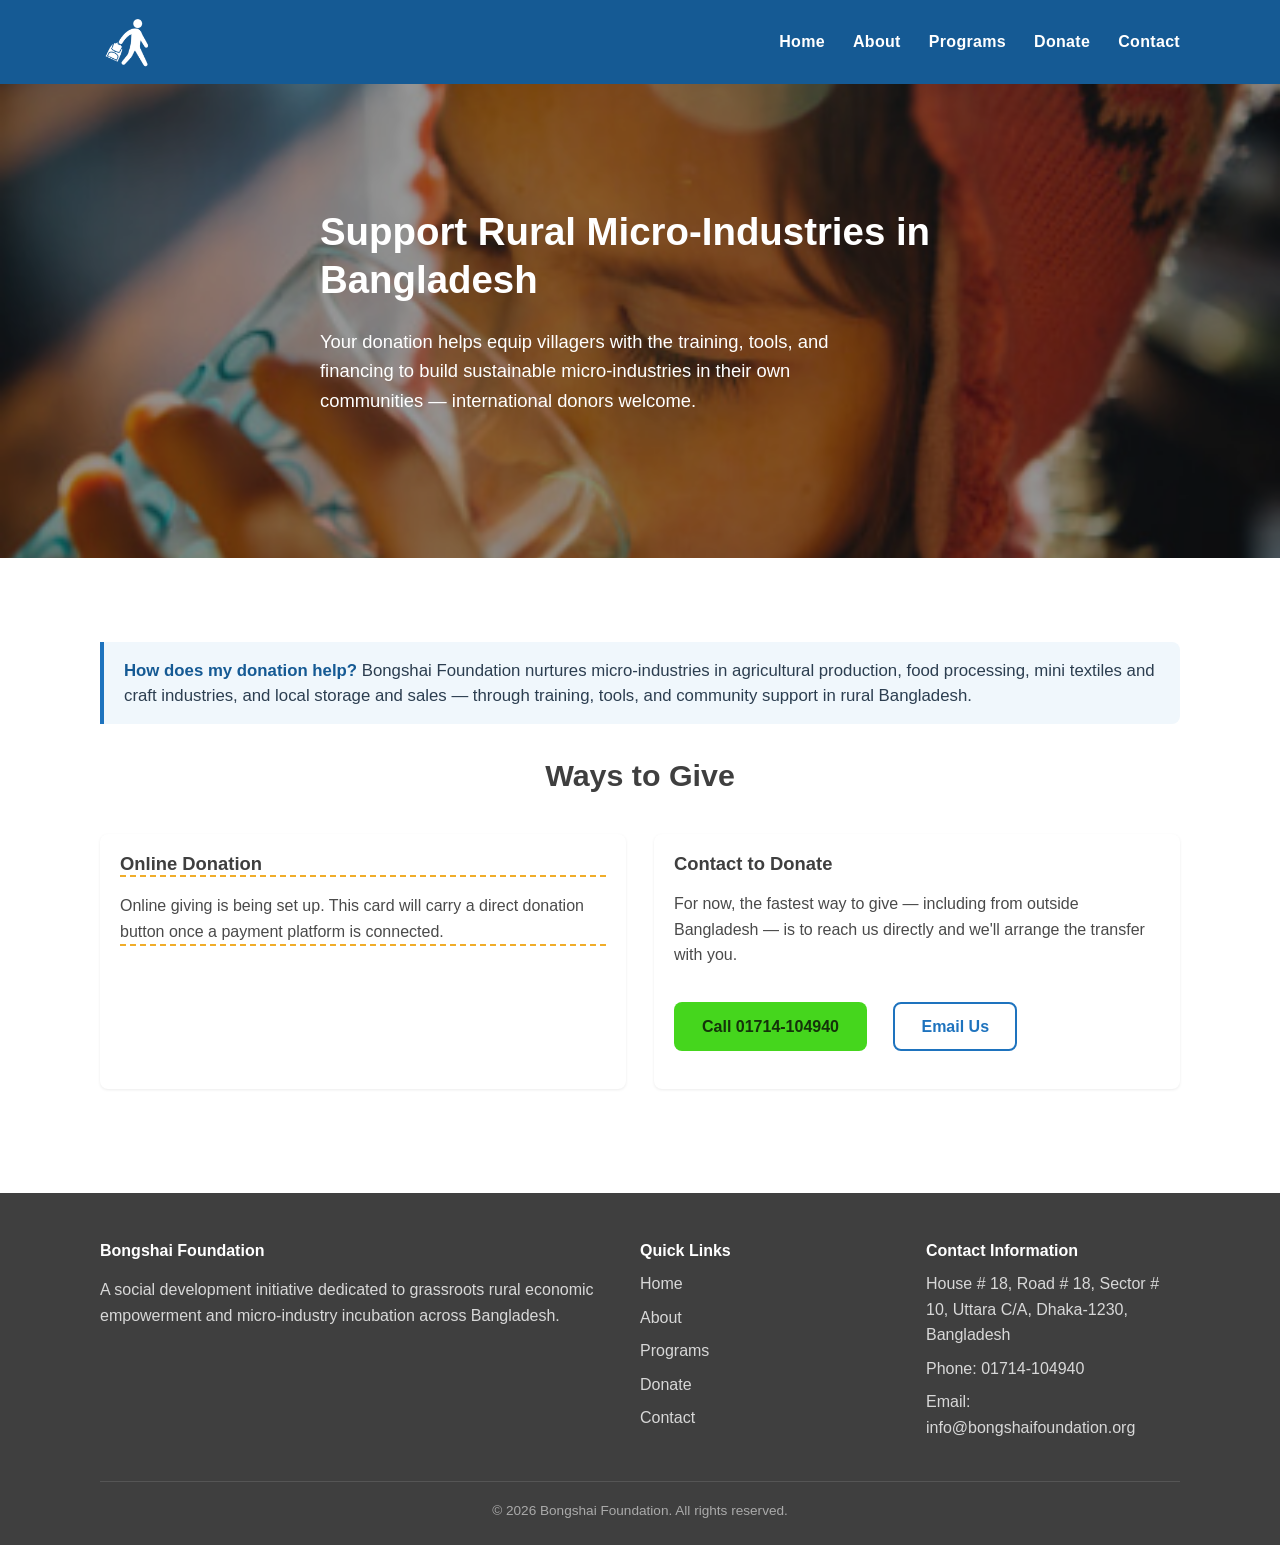
<file: donate.html>
<!DOCTYPE html>
<html lang="en">
<head>
<meta charset="UTF-8">
<meta name="viewport" content="width=device-width, initial-scale=1.0">
<title>Donate — Bongshai Foundation</title>
<meta name="description" content="Support Bongshai Foundation's rural micro-industry programs in Bangladesh. International donors welcome — contact us directly to arrange a gift.">
<link rel="stylesheet" href="assets/css/styles.css">

<script type="application/ld+json">
{
  "@context": "https://schema.org",
  "@type": "FAQPage",
  "mainEntity": [
    {
      "@type": "Question",
      "name": "Can I donate to Bongshai Foundation from outside Bangladesh?",
      "acceptedAnswer": {
        "@type": "Answer",
        "text": "Yes. An online payment option is being set up. In the meantime, international donors can contact Bongshai Foundation directly by phone or email to arrange a donation."
      }
    }
  ]
}
</script>
</head>
<body>

<header class="site-header">
  <div class="header-inner">
    <a class="site-logo" href="index.html"><img src="assets/images/logo.png" alt="Bongshai Foundation logo"></a>
    <nav class="site-nav">
      <ul>
        <li><a href="index.html">Home</a></li>
        <li><a href="about.html">About</a></li>
        <li><a href="programs.html">Programs</a></li>
        <li><a href="donate.html">Donate</a></li>
        <li><a href="contact.html">Contact</a></li>
      </ul>
    </nav>
  </div>
</header>

<section class="hero" style="min-height:300px;">
  <img class="hero-bg" src="assets/images/cause4.jpg" alt="Rural micro-industry setting">
  <div class="hero-content">
    <h1>Support Rural Micro-Industries in Bangladesh</h1>
    <p>Your donation helps equip villagers with the training, tools, and financing to build sustainable micro-industries in their own communities — international donors welcome.</p>
  </div>
</section>

<section>
  <div class="container">
    <div class="answer-box">
      <strong>How does my donation help?</strong> Bongshai Foundation nurtures micro-industries in agricultural production, food processing, mini textiles and craft industries, and local storage and sales — through training, tools, and community support in rural Bangladesh.
    </div>

    <div class="section-heading">
      <h2>Ways to Give</h2>
    </div>

    <div class="grid">
      <div class="card">
        <div class="card-body">
          <h3 class="ph" title="Online payment platform not yet selected — see notice below">Online Donation</h3>
          <p class="ph" title="Pending: connect a payment platform such as Donorbox, Givebutter, PayPal, or Stripe">
            Online giving is being set up. This card will carry a direct donation button once a payment platform is connected.
          </p>
        </div>
      </div>
      <div class="card">
        <div class="card-body">
          <h3>Contact to Donate</h3>
          <p>For now, the fastest way to give — including from outside Bangladesh — is to reach us directly and we'll arrange the transfer with you.</p>
          <p style="margin-top:12px;">
            <a class="btn" href="tel:+8801714104940" style="margin-right:10px;">Call 01714-104940</a>
            <a class="btn-outline" href="mailto:info@bongshaifoundation.org?subject=International%20Donation%20Inquiry" style="color:var(--color-primary); border-color:var(--color-primary);">Email Us</a>
          </p>
        </div>
      </div>
    </div>
  </div>
</section>

<footer class="site-footer">
  <div class="container">
    <div class="footer-grid">
      <div>
        <h4>Bongshai Foundation</h4>
        <p>A social development initiative dedicated to grassroots rural economic empowerment and micro-industry incubation across Bangladesh.</p>
      </div>
      <div>
        <h4>Quick Links</h4>
        <ul>
          <li><a href="index.html">Home</a></li>
          <li><a href="about.html">About</a></li>
          <li><a href="programs.html">Programs</a></li>
          <li><a href="donate.html">Donate</a></li>
          <li><a href="contact.html">Contact</a></li>
        </ul>
      </div>
      <div>
        <h4>Contact Information</h4>
        <ul>
          <li>House # 18, Road # 18, Sector # 10, Uttara C/A, Dhaka-1230, Bangladesh</li>
          <li>Phone: <a href="tel:+8801714104940">01714-104940</a></li>
          <li>Email: <a href="mailto:info@bongshaifoundation.org">info@bongshaifoundation.org</a></li>
        </ul>
      </div>
    </div>
    <div class="footer-bottom">
      &copy; <span id="year"></span> Bongshai Foundation. All rights reserved.
    </div>
  </div>
</footer>
<script>document.getElementById('year').textContent = new Date().getFullYear();</script>
</body>
</html>
</file>
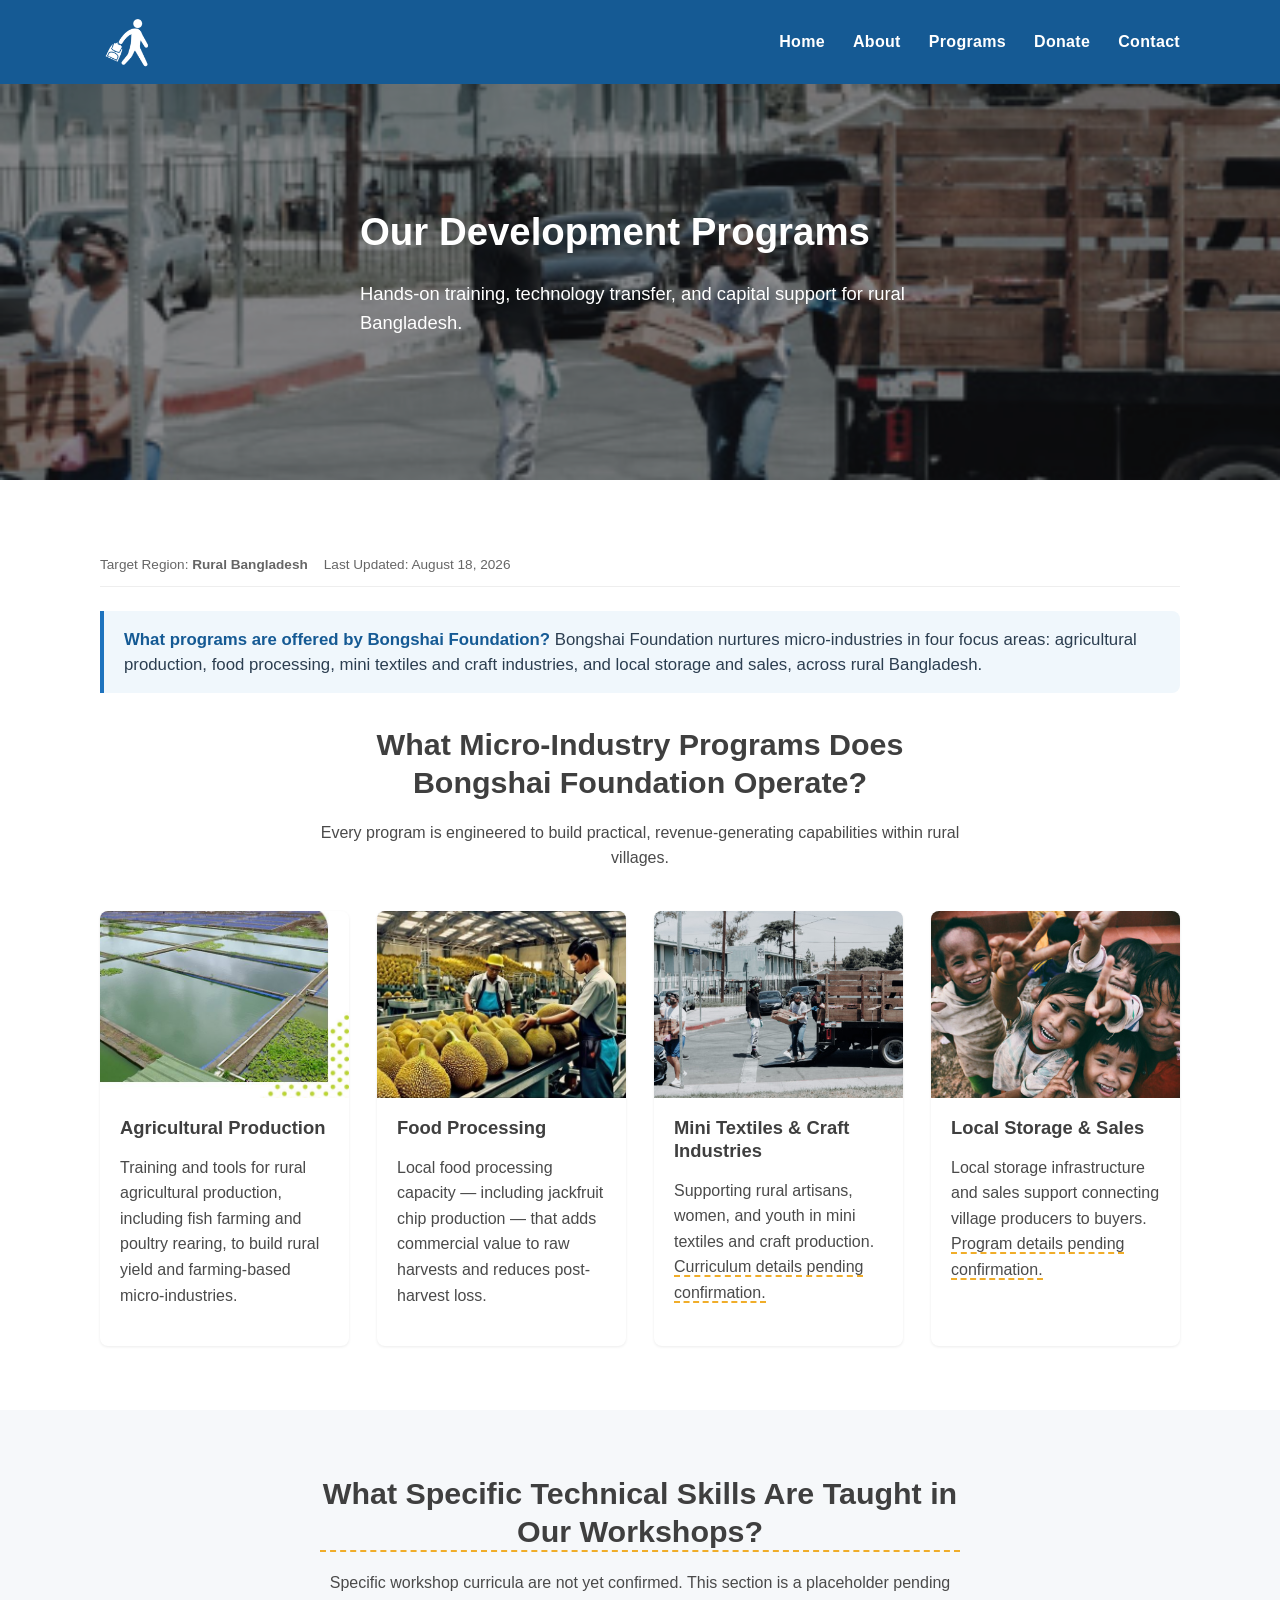
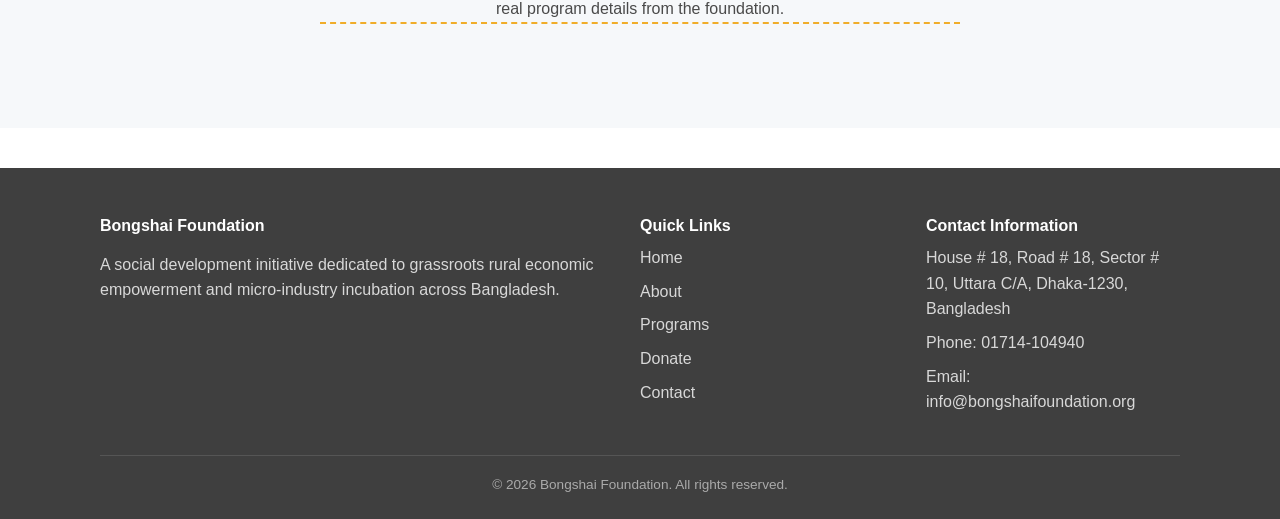
<file: programs.html>
<!DOCTYPE html>
<html lang="en">
<head>
<meta charset="UTF-8">
<meta name="viewport" content="width=device-width, initial-scale=1.0">
<title>Programs & Micro-Industries — Bongshai Foundation</title>
<meta name="description" content="Explore Bongshai Foundation's development programs: Agro-Engineering, Food Processing, Mini Textiles, Micro-Industry Financing, and Vocational Training in Bangladesh.">
<link rel="stylesheet" href="assets/css/styles.css">

<!-- Structured JSON-LD FAQ Schema -->
<script type="application/ld+json">
{
  "@context": "https://schema.org",
  "@type": "FAQPage",
  "mainEntity": [
    {
      "@type": "Question",
      "name": "What programs does Bongshai Foundation operate?",
      "acceptedAnswer": {
        "@type": "Answer",
        "text": "Bongshai Foundation nurtures micro-industries in agricultural production, food processing, mini textiles, craft industries, and local storage and sales, through training, support, and community engagement in rural Bangladesh."
      }
    }
  ]
}
</script>
</head>
<body>

<header class="site-header">
  <div class="header-inner">
    <a class="site-logo" href="index.html"><img src="assets/images/logo.png" alt="Bongshai Foundation logo"></a>
    <nav class="site-nav">
      <ul>
        <li><a href="index.html">Home</a></li>
        <li><a href="about.html">About</a></li>
        <li><a href="programs.html">Programs</a></li>
        <li><a href="donate.html">Donate</a></li>
        <li><a href="contact.html">Contact</a></li>
      </ul>
    </nav>
  </div>
</header>

<section class="hero" style="min-height:260px;">
  <img class="hero-bg" src="assets/images/cause5.jpg" alt="Vocational training and micro-industry equipment">
  <div class="hero-content">
    <h1>Our Development Programs</h1>
    <p>Hands-on training, technology transfer, and capital support for rural Bangladesh.</p>
  </div>
</section>

<section>
  <div class="container">
    <!-- Trust Signal & Author Bylines -->
    <div class="trust-bar">
      <span>Target Region: <strong>Rural Bangladesh</strong></span>
      <span>Last Updated: <time datetime="2026-08-18">August 18, 2026</time></span>
    </div>

    <!-- Answer-First Opening (under 45 words) -->
    <div class="answer-box">
      <strong>What programs are offered by Bongshai Foundation?</strong> Bongshai Foundation nurtures micro-industries in four focus areas: agricultural production, food processing, mini textiles and craft industries, and local storage and sales, across rural Bangladesh.
    </div>

    <div class="section-heading">
      <h2>What Micro-Industry Programs Does Bongshai Foundation Operate?</h2>
      <p>Every program is engineered to build practical, revenue-generating capabilities within rural villages.</p>
    </div>

    <div class="grid">
      <div class="card">
        <img src="assets/images/aquaculture-ponds.jpg" alt="Fish farming ponds in rural Bangladesh">
        <div class="card-body">
          <h3>Agricultural Production</h3>
          <p>Training and tools for rural agricultural production, including fish farming and poultry rearing, to build rural yield and farming-based micro-industries.</p>
        </div>
      </div>
      <div class="card">
        <img src="assets/images/jackfruit-sorting.jpg" alt="Jackfruit being sorted for processing in Bangladesh">
        <div class="card-body">
          <h3>Food Processing</h3>
          <p>Local food processing capacity — including jackfruit chip production — that adds commercial value to raw harvests and reduces post-harvest loss.</p>
        </div>
      </div>
      <div class="card">
        <img src="assets/images/cause5.jpg" alt="Mini textiles and craft industries workshop">
        <div class="card-body">
          <h3>Mini Textiles & Craft Industries</h3>
          <p>Supporting rural artisans, women, and youth in mini textiles and craft production. <span class="ph" title="Specific techniques/products are unconfirmed">Curriculum details pending confirmation.</span></p>
        </div>
      </div>
      <div class="card">
        <img src="assets/images/cause6.jpg" alt="Local storage and sales infrastructure">
        <div class="card-body">
          <h3>Local Storage & Sales</h3>
          <p>Local storage infrastructure and sales support connecting village producers to buyers. <span class="ph" title="Specific financing/market programs are unconfirmed">Program details pending confirmation.</span></p>
        </div>
      </div>
    </div>
  </div>
</section>

<!-- Detailed curriculum: not yet confirmed against a real source -->
<section class="section-alt">
  <div class="container">
    <div class="section-heading">
      <h2 class="ph" title="This section's content is unconfirmed — pending real curriculum details">What Specific Technical Skills Are Taught in Our Workshops?</h2>
      <p class="ph" title="Placeholder — replace once real curriculum information is available">Specific workshop curricula are not yet confirmed. This section is a placeholder pending real program details from the foundation.</p>
    </div>
  </div>
</section>

<footer class="site-footer">
  <div class="container">
    <div class="footer-grid">
      <div>
        <h4>Bongshai Foundation</h4>
        <p>A social development initiative dedicated to grassroots rural economic empowerment and micro-industry incubation across Bangladesh.</p>
      </div>
      <div>
        <h4>Quick Links</h4>
        <ul>
          <li><a href="index.html">Home</a></li>
          <li><a href="about.html">About</a></li>
          <li><a href="programs.html">Programs</a></li>
          <li><a href="donate.html">Donate</a></li>
          <li><a href="contact.html">Contact</a></li>
        </ul>
      </div>
      <div>
        <h4>Contact Information</h4>
        <ul>
          <li>House # 18, Road # 18, Sector # 10, Uttara C/A, Dhaka-1230, Bangladesh</li>
          <li>Phone: <a href="tel:+8801714104940">01714-104940</a></li>
          <li>Email: <a href="mailto:info@bongshaifoundation.org">info@bongshaifoundation.org</a></li>
        </ul>
      </div>
    </div>
    <div class="footer-bottom">
      &copy; <span id="year"></span> Bongshai Foundation. All rights reserved.
    </div>
  </div>
</footer>
<script>document.getElementById('year').textContent = new Date().getFullYear();</script>
</body>
</html>
</file>
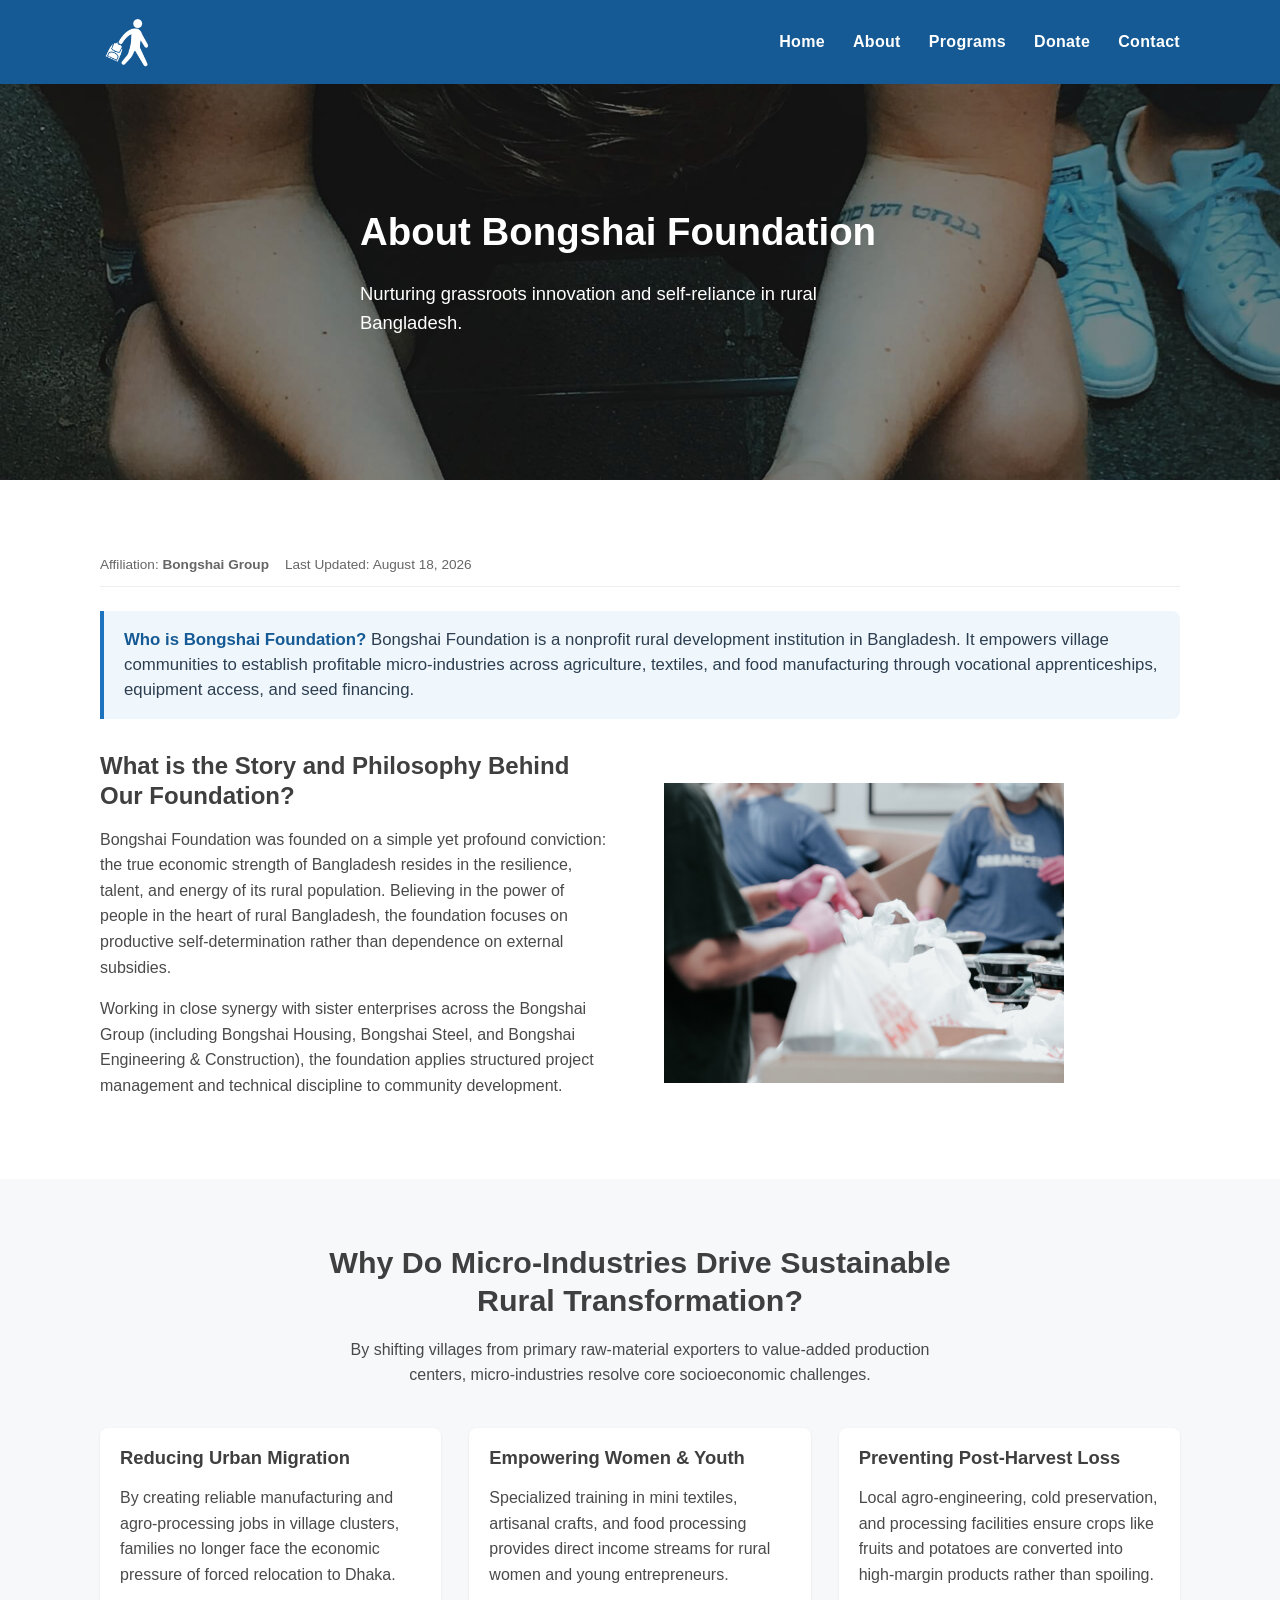
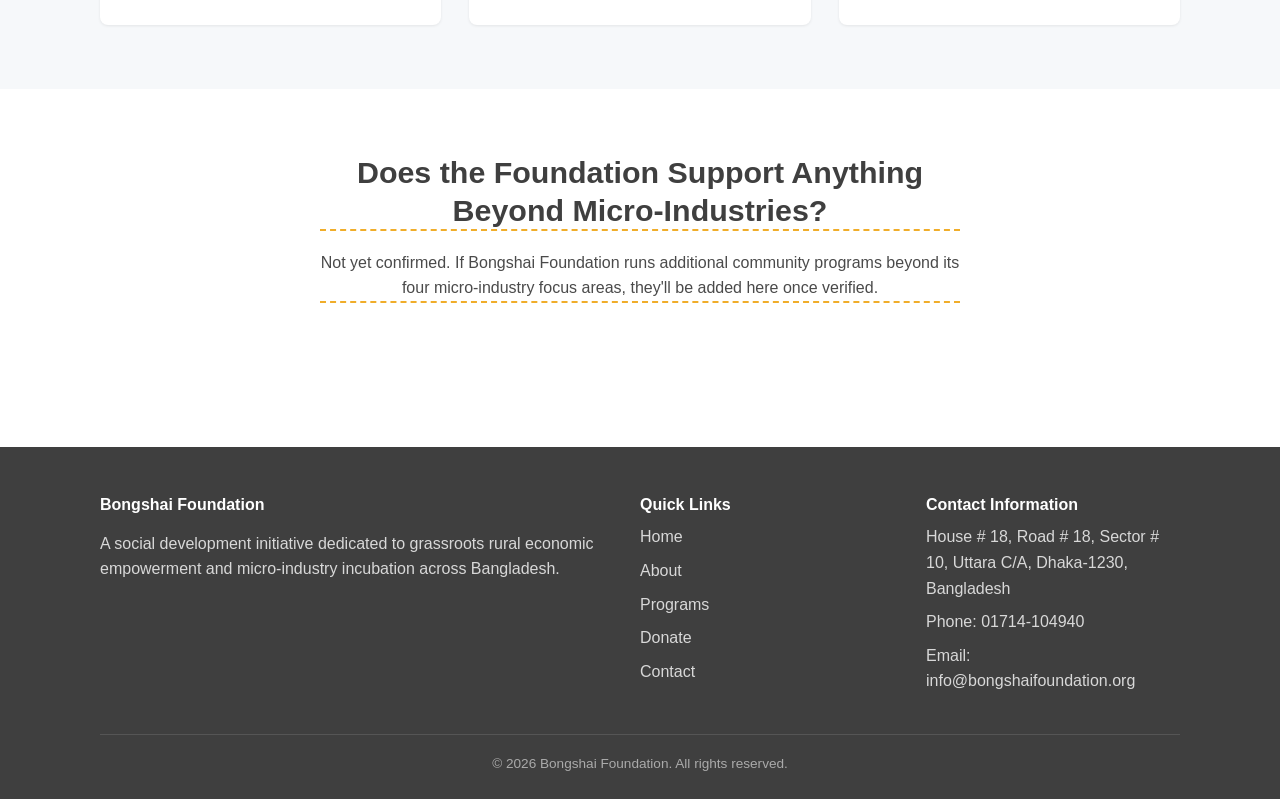
<file: static-site/about.html>
<!DOCTYPE html>
<html lang="en">
<head>
<meta charset="UTF-8">
<meta name="viewport" content="width=device-width, initial-scale=1.0">
<title>About Us — Bongshai Foundation</title>
<meta name="description" content="Learn about the Bongshai Foundation, our mission to spark rural transformation in Bangladesh, and our commitment to community-driven micro-industries.">
<link rel="stylesheet" href="assets/css/styles.css">

<!-- Structured JSON-LD FAQ Schema -->
<script type="application/ld+json">
{
  "@context": "https://schema.org",
  "@type": "FAQPage",
  "mainEntity": [
    {
      "@type": "Question",
      "name": "What is the mission of Bongshai Foundation?",
      "acceptedAnswer": {
        "@type": "Answer",
        "text": "Bongshai Foundation's mission is to equip rural villagers across Bangladesh with practical knowledge, tools, and financing to establish resilient local micro-industries and create grassroots economic independence."
      }
    },
    {
      "@type": "Question",
      "name": "How is Bongshai Foundation connected to the Bongshai Group?",
      "acceptedAnswer": {
        "@type": "Answer",
        "text": "Bongshai Foundation operates as the dedicated non-profit social and grassroots development entity alongside Bongshai Group sister enterprises, including Bongshai Housing, Bongshai Steel, and Bongshai Engineering & Construction."
      }
    },
    {
      "@type": "Question",
      "name": "How is Bongshai Foundation's work organized?",
      "acceptedAnswer": {
        "@type": "Answer",
        "text": "The foundation nurtures micro-industries in agricultural production, food processing, mini textiles, craft industries, and local storage and sales through training, support, and community engagement in rural Bangladesh."
      }
    }
  ]
}
</script>
</head>
<body>

<header class="site-header">
  <div class="header-inner">
    <a class="site-logo" href="index.html"><img src="assets/images/logo.png" alt="Bongshai Foundation logo"></a>
    <nav class="site-nav">
      <ul>
        <li><a href="index.html">Home</a></li>
        <li><a href="about.html">About</a></li>
        <li><a href="programs.html">Programs</a></li>
        <li><a href="donate.html">Donate</a></li>
        <li><a href="contact.html">Contact</a></li>
      </ul>
    </nav>
  </div>
</header>

<section class="hero" style="min-height:260px;">
  <img class="hero-bg" src="assets/images/image1.jpg" alt="Rural community members in Bangladesh">
  <div class="hero-content">
    <h1>About Bongshai Foundation</h1>
    <p>Nurturing grassroots innovation and self-reliance in rural Bangladesh.</p>
  </div>
</section>

<section>
  <div class="container">
    <!-- Trust Signal & Author Bylines -->
    <div class="trust-bar">
      <span>Affiliation: <strong>Bongshai Group</strong></span>
      <span>Last Updated: <time datetime="2026-08-18">August 18, 2026</time></span>
    </div>

    <!-- Answer-First Opening (under 45 words) -->
    <div class="answer-box">
      <strong>Who is Bongshai Foundation?</strong> Bongshai Foundation is a nonprofit rural development institution in Bangladesh. It empowers village communities to establish profitable micro-industries across agriculture, textiles, and food manufacturing through vocational apprenticeships, equipment access, and seed financing.
    </div>

    <div class="split">
      <div>
        <h2>What is the Story and Philosophy Behind Our Foundation?</h2>
        <p>Bongshai Foundation was founded on a simple yet profound conviction: the true economic strength of Bangladesh resides in the resilience, talent, and energy of its rural population. Believing in the power of people in the heart of rural Bangladesh, the foundation focuses on productive self-determination rather than dependence on external subsidies.</p>
        <p>Working in close synergy with sister enterprises across the Bongshai Group (including Bongshai Housing, Bongshai Steel, and Bongshai Engineering & Construction), the foundation applies structured project management and technical discipline to community development.</p>
      </div>
      <img src="assets/images/cause2.jpg" alt="Vocational agro-training session in rural Bangladesh">
    </div>
  </div>
</section>

<section class="section-alt">
  <div class="container">
    <div class="section-heading">
      <h2>Why Do Micro-Industries Drive Sustainable Rural Transformation?</h2>
      <p>By shifting villages from primary raw-material exporters to value-added production centers, micro-industries resolve core socioeconomic challenges.</p>
    </div>
    <div class="grid">
      <div class="card">
        <div class="card-body">
          <h3>Reducing Urban Migration</h3>
          <p>By creating reliable manufacturing and agro-processing jobs in village clusters, families no longer face the economic pressure of forced relocation to Dhaka.</p>
        </div>
      </div>
      <div class="card">
        <div class="card-body">
          <h3>Empowering Women & Youth</h3>
          <p>Specialized training in mini textiles, artisanal crafts, and food processing provides direct income streams for rural women and young entrepreneurs.</p>
        </div>
      </div>
      <div class="card">
        <div class="card-body">
          <h3>Preventing Post-Harvest Loss</h3>
          <p>Local agro-engineering, cold preservation, and processing facilities ensure crops like fruits and potatoes are converted into high-margin products rather than spoiling.</p>
        </div>
      </div>
    </div>
  </div>
</section>

<section>
  <div class="container">
    <div class="section-heading">
      <h2 class="ph" title="Unconfirmed — no source found for programs beyond the four core micro-industry focus areas">Does the Foundation Support Anything Beyond Micro-Industries?</h2>
      <p class="ph" title="Placeholder — replace if the foundation confirms additional community programs">Not yet confirmed. If Bongshai Foundation runs additional community programs beyond its four micro-industry focus areas, they'll be added here once verified.</p>
    </div>
  </div>
</section>

<footer class="site-footer">
  <div class="container">
    <div class="footer-grid">
      <div>
        <h4>Bongshai Foundation</h4>
        <p>A social development initiative dedicated to grassroots rural economic empowerment and micro-industry incubation across Bangladesh.</p>
      </div>
      <div>
        <h4>Quick Links</h4>
        <ul>
          <li><a href="index.html">Home</a></li>
          <li><a href="about.html">About</a></li>
          <li><a href="programs.html">Programs</a></li>
          <li><a href="donate.html">Donate</a></li>
          <li><a href="contact.html">Contact</a></li>
        </ul>
      </div>
      <div>
        <h4>Contact Information</h4>
        <ul>
          <li>House # 18, Road # 18, Sector # 10, Uttara C/A, Dhaka-1230, Bangladesh</li>
          <li>Phone: <a href="tel:+8801714104940">01714-104940</a></li>
          <li>Email: <a href="mailto:info@bongshaifoundation.org">info@bongshaifoundation.org</a></li>
        </ul>
      </div>
    </div>
    <div class="footer-bottom">
      &copy; <span id="year"></span> Bongshai Foundation. All rights reserved.
    </div>
  </div>
</footer>
<script>document.getElementById('year').textContent = new Date().getFullYear();</script>
</body>
</html>
</file>
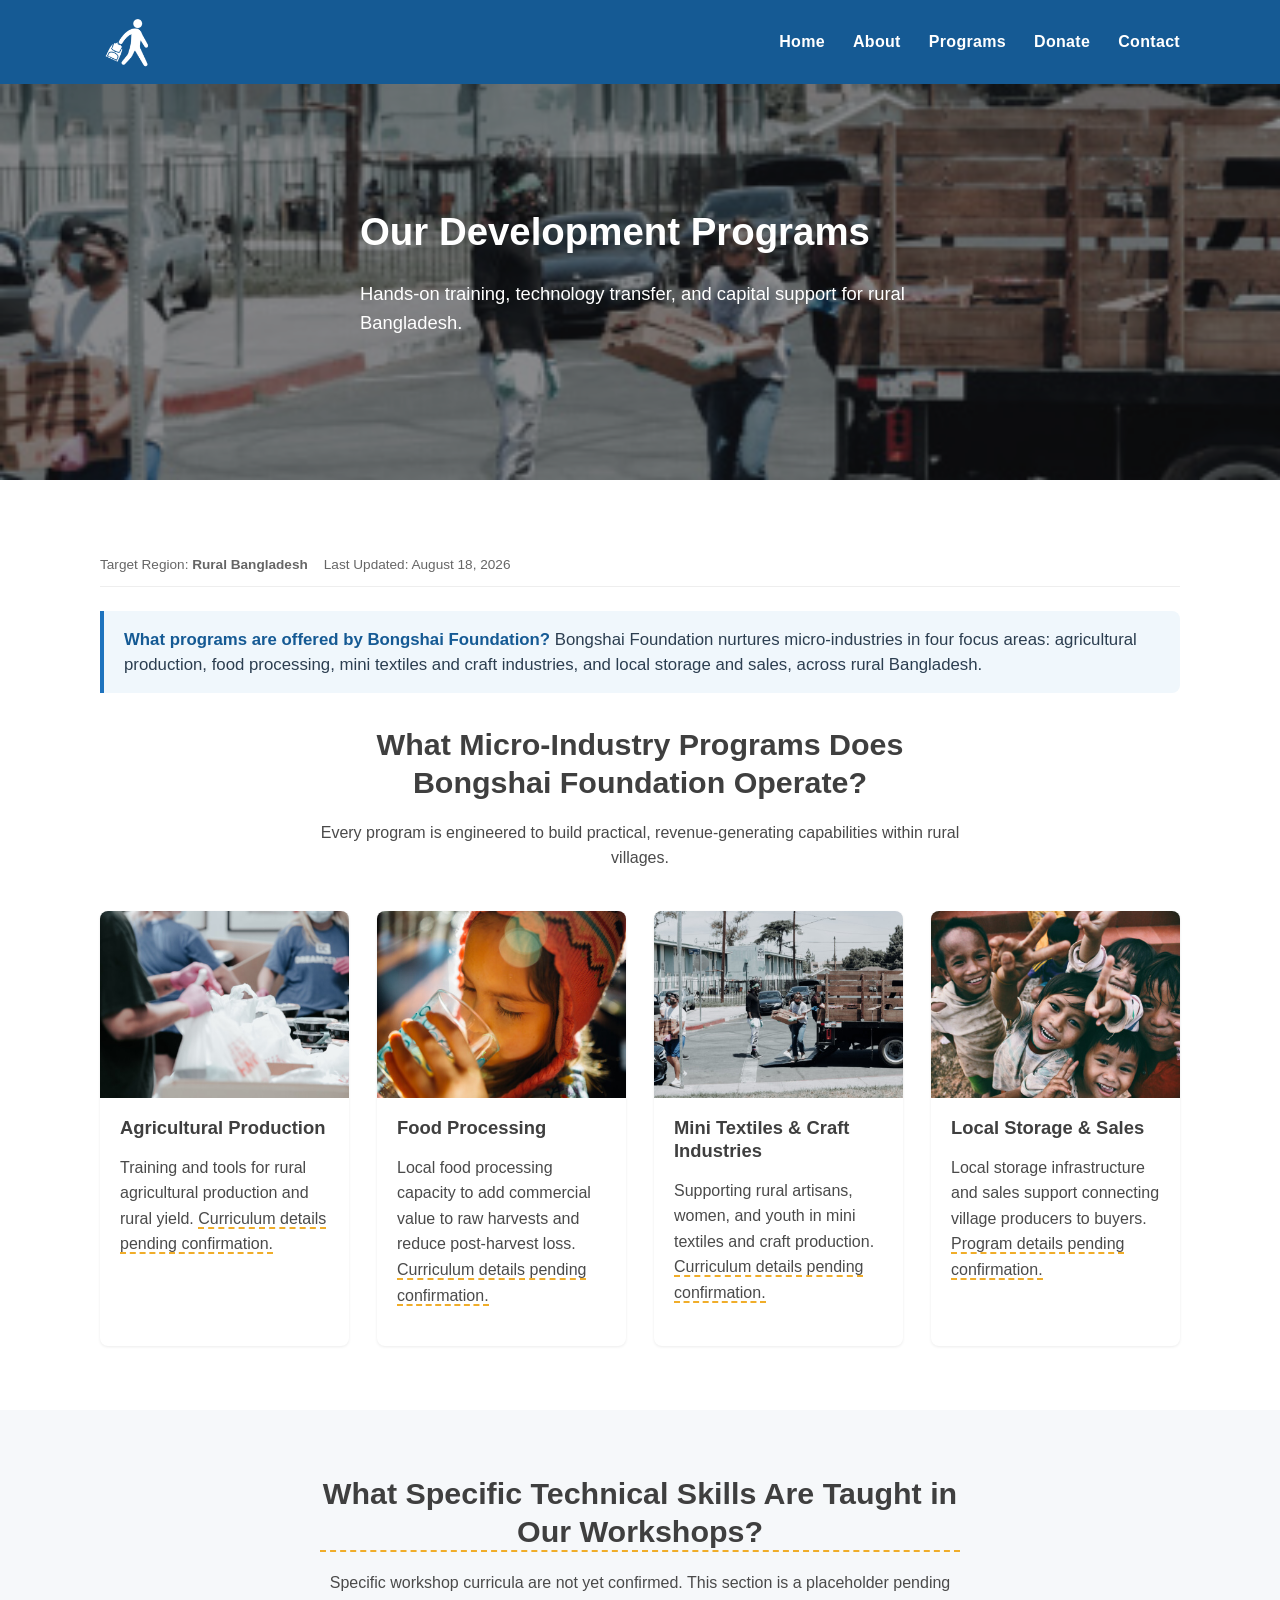
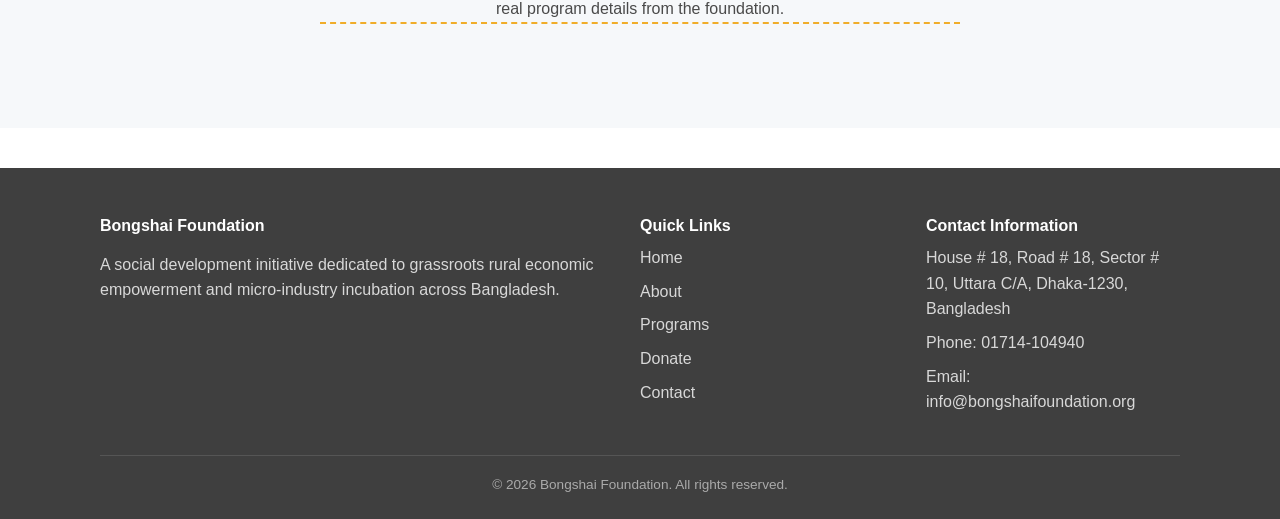
<file: static-site/programs.html>
<!DOCTYPE html>
<html lang="en">
<head>
<meta charset="UTF-8">
<meta name="viewport" content="width=device-width, initial-scale=1.0">
<title>Programs & Micro-Industries — Bongshai Foundation</title>
<meta name="description" content="Explore Bongshai Foundation's development programs: Agro-Engineering, Food Processing, Mini Textiles, Micro-Industry Financing, and Vocational Training in Bangladesh.">
<link rel="stylesheet" href="assets/css/styles.css">

<!-- Structured JSON-LD FAQ Schema -->
<script type="application/ld+json">
{
  "@context": "https://schema.org",
  "@type": "FAQPage",
  "mainEntity": [
    {
      "@type": "Question",
      "name": "What programs does Bongshai Foundation operate?",
      "acceptedAnswer": {
        "@type": "Answer",
        "text": "Bongshai Foundation nurtures micro-industries in agricultural production, food processing, mini textiles, craft industries, and local storage and sales, through training, support, and community engagement in rural Bangladesh."
      }
    }
  ]
}
</script>
</head>
<body>

<header class="site-header">
  <div class="header-inner">
    <a class="site-logo" href="index.html"><img src="assets/images/logo.png" alt="Bongshai Foundation logo"></a>
    <nav class="site-nav">
      <ul>
        <li><a href="index.html">Home</a></li>
        <li><a href="about.html">About</a></li>
        <li><a href="programs.html">Programs</a></li>
        <li><a href="donate.html">Donate</a></li>
        <li><a href="contact.html">Contact</a></li>
      </ul>
    </nav>
  </div>
</header>

<section class="hero" style="min-height:260px;">
  <img class="hero-bg" src="assets/images/cause5.jpg" alt="Vocational training and micro-industry equipment">
  <div class="hero-content">
    <h1>Our Development Programs</h1>
    <p>Hands-on training, technology transfer, and capital support for rural Bangladesh.</p>
  </div>
</section>

<section>
  <div class="container">
    <!-- Trust Signal & Author Bylines -->
    <div class="trust-bar">
      <span>Target Region: <strong>Rural Bangladesh</strong></span>
      <span>Last Updated: <time datetime="2026-08-18">August 18, 2026</time></span>
    </div>

    <!-- Answer-First Opening (under 45 words) -->
    <div class="answer-box">
      <strong>What programs are offered by Bongshai Foundation?</strong> Bongshai Foundation nurtures micro-industries in four focus areas: agricultural production, food processing, mini textiles and craft industries, and local storage and sales, across rural Bangladesh.
    </div>

    <div class="section-heading">
      <h2>What Micro-Industry Programs Does Bongshai Foundation Operate?</h2>
      <p>Every program is engineered to build practical, revenue-generating capabilities within rural villages.</p>
    </div>

    <div class="grid">
      <div class="card">
        <img src="assets/images/cause2.jpg" alt="Agricultural production training">
        <div class="card-body">
          <h3>Agricultural Production</h3>
          <p>Training and tools for rural agricultural production and rural yield. <span class="ph" title="Specific techniques/crops taught are unconfirmed">Curriculum details pending confirmation.</span></p>
        </div>
      </div>
      <div class="card">
        <img src="assets/images/cause4.jpg" alt="Community food processing">
        <div class="card-body">
          <h3>Food Processing</h3>
          <p>Local food processing capacity to add commercial value to raw harvests and reduce post-harvest loss. <span class="ph" title="Specific products/techniques are unconfirmed">Curriculum details pending confirmation.</span></p>
        </div>
      </div>
      <div class="card">
        <img src="assets/images/cause5.jpg" alt="Mini textiles and craft industries workshop">
        <div class="card-body">
          <h3>Mini Textiles & Craft Industries</h3>
          <p>Supporting rural artisans, women, and youth in mini textiles and craft production. <span class="ph" title="Specific techniques/products are unconfirmed">Curriculum details pending confirmation.</span></p>
        </div>
      </div>
      <div class="card">
        <img src="assets/images/cause6.jpg" alt="Local storage and sales infrastructure">
        <div class="card-body">
          <h3>Local Storage & Sales</h3>
          <p>Local storage infrastructure and sales support connecting village producers to buyers. <span class="ph" title="Specific financing/market programs are unconfirmed">Program details pending confirmation.</span></p>
        </div>
      </div>
    </div>
  </div>
</section>

<!-- Detailed curriculum: not yet confirmed against a real source -->
<section class="section-alt">
  <div class="container">
    <div class="section-heading">
      <h2 class="ph" title="This section's content is unconfirmed — pending real curriculum details">What Specific Technical Skills Are Taught in Our Workshops?</h2>
      <p class="ph" title="Placeholder — replace once real curriculum information is available">Specific workshop curricula are not yet confirmed. This section is a placeholder pending real program details from the foundation.</p>
    </div>
  </div>
</section>

<footer class="site-footer">
  <div class="container">
    <div class="footer-grid">
      <div>
        <h4>Bongshai Foundation</h4>
        <p>A social development initiative dedicated to grassroots rural economic empowerment and micro-industry incubation across Bangladesh.</p>
      </div>
      <div>
        <h4>Quick Links</h4>
        <ul>
          <li><a href="index.html">Home</a></li>
          <li><a href="about.html">About</a></li>
          <li><a href="programs.html">Programs</a></li>
          <li><a href="donate.html">Donate</a></li>
          <li><a href="contact.html">Contact</a></li>
        </ul>
      </div>
      <div>
        <h4>Contact Information</h4>
        <ul>
          <li>House # 18, Road # 18, Sector # 10, Uttara C/A, Dhaka-1230, Bangladesh</li>
          <li>Phone: <a href="tel:+8801714104940">01714-104940</a></li>
          <li>Email: <a href="mailto:info@bongshaifoundation.org">info@bongshaifoundation.org</a></li>
        </ul>
      </div>
    </div>
    <div class="footer-bottom">
      &copy; <span id="year"></span> Bongshai Foundation. All rights reserved.
    </div>
  </div>
</footer>
<script>document.getElementById('year').textContent = new Date().getFullYear();</script>
</body>
</html>
</file>
<file: assets/css/styles.css>
:root {
  --color-primary: #1e73be;
  --color-primary-dark: #155a94;
  --color-heading: #3f3f3f;
  --color-accent: #45d61d;
  --color-text: #4a4a4a;
  --color-bg: #ffffff;
  --color-bg-alt: #f6f8fa;
  --max-width: 1120px;
  --radius: 8px;
  font-size: 16px;
}

* { box-sizing: border-box; }
html { scroll-behavior: smooth; }
body {
  margin: 0;
  font-family: -apple-system, BlinkMacSystemFont, "Segoe UI", Roboto, Helvetica, Arial, sans-serif;
  color: var(--color-text);
  background: var(--color-bg);
  line-height: 1.6;
}
img { max-width: 100%; display: block; }
a { color: var(--color-primary); text-decoration: none; }
a:hover { color: var(--color-accent); }
h1, h2, h3, h4 { color: var(--color-heading); line-height: 1.25; margin: 0 0 0.6em; }
.container { max-width: var(--max-width); margin: 0 auto; padding: 0 20px; }

/* Placeholder-copy marker: visible to editors, not alarming to visitors */
.ph {
  border-bottom: 2px dashed #f0ad2a;
  cursor: help;
}

.notice-bar {
  background: #fff8e6;
  border-bottom: 1px solid #f0ad2a;
  color: #7a5a00;
  font-size: 0.85rem;
  text-align: center;
  padding: 8px 16px;
}

/* Header */
.site-header {
  background: var(--color-primary-dark);
}
.header-inner {
  display: flex;
  align-items: center;
  justify-content: space-between;
  padding: 14px 20px;
  max-width: var(--max-width);
  margin: 0 auto;
}
.site-logo img { height: 56px; width: auto; }
.site-nav ul {
  list-style: none;
  display: flex;
  gap: 28px;
  margin: 0;
  padding: 0;
}
.site-nav a {
  color: #ffffff;
  font-weight: 600;
  letter-spacing: 0.02em;
}
.site-nav a:hover { color: var(--color-accent); }
.nav-toggle { display: none; }

/* Hero */
.hero {
  position: relative;
  color: #fff;
  background: #1a1a1a;
  min-height: 420px;
  display: flex;
  align-items: center;
}
.hero img.hero-bg {
  position: absolute;
  inset: 0;
  width: 100%;
  height: 100%;
  object-fit: cover;
  opacity: 0.55;
}
.hero-content {
  position: relative;
  z-index: 1;
  max-width: var(--max-width);
  margin: 0 auto;
  padding: 60px 20px;
}
.hero-content h1 { color: #fff; font-size: 2.4rem; max-width: 640px; }
.hero-content p { font-size: 1.15rem; max-width: 560px; }
.btn {
  display: inline-block;
  background: var(--color-accent);
  color: #14330a;
  font-weight: 700;
  padding: 12px 28px;
  border-radius: var(--radius);
  margin-top: 18px;
}
.btn:hover { background: #38b915; color: #14330a; }
.btn-outline {
  display: inline-block;
  border: 2px solid #fff;
  color: #fff;
  font-weight: 700;
  padding: 10px 26px;
  border-radius: var(--radius);
  margin-top: 18px;
  margin-left: 12px;
}
.btn-outline:hover { border-color: var(--color-accent); color: var(--color-accent); }

/* Sections */
section { padding: 64px 0; }
.section-alt { background: var(--color-bg-alt); }
.section-heading { text-align: center; max-width: 640px; margin: 0 auto 40px; }
.section-heading h2 { font-size: 1.9rem; }

/* Cards / programs grid */
.grid {
  display: grid;
  grid-template-columns: repeat(auto-fit, minmax(240px, 1fr));
  gap: 28px;
}
.card {
  background: #fff;
  border-radius: var(--radius);
  overflow: hidden;
  box-shadow: 0 1px 3px rgba(0,0,0,0.08);
}
.card img { aspect-ratio: 4/3; object-fit: cover; }
.card-body { padding: 18px 20px 22px; }
.card-body h3 { font-size: 1.15rem; }

/* Two-column about */
.split {
  display: grid;
  grid-template-columns: 1fr 1fr;
  gap: 48px;
  align-items: center;
}
@media (max-width: 760px) {
  .split { grid-template-columns: 1fr; }
  .site-nav ul { gap: 16px; flex-wrap: wrap; }
  .header-inner { flex-direction: column; gap: 12px; }
  .hero-content h1 { font-size: 1.9rem; }
}

/* Contact */
.contact-grid {
  display: grid;
  grid-template-columns: 1.1fr 1fr;
  gap: 48px;
}
@media (max-width: 760px) {
  .contact-grid { grid-template-columns: 1fr; }
}
.info-list { list-style: none; padding: 0; margin: 0; }
.info-list li { padding: 10px 0; border-bottom: 1px solid #e6e6e6; }
form.contact-form { display: grid; gap: 14px; }
form.contact-form input,
form.contact-form textarea {
  padding: 12px 14px;
  border: 1px solid #d7d7d7;
  border-radius: var(--radius);
  font: inherit;
  width: 100%;
}
form.contact-form label { font-weight: 600; font-size: 0.9rem; display: block; margin-bottom: 4px; }
.form-note {
  font-size: 0.85rem;
  background: #fff8e6;
  border: 1px solid #f0ad2a;
  border-radius: var(--radius);
  padding: 10px 14px;
  color: #7a5a00;
}

/* Footer */
.site-footer {
  background: var(--color-heading);
  color: #d8d8d8;
  padding: 48px 0 24px;
  margin-top: 40px;
}
.footer-grid {
  display: grid;
  grid-template-columns: 2fr 1fr 1fr;
  gap: 32px;
  margin-bottom: 32px;
}
@media (max-width: 760px) {
  .footer-grid { grid-template-columns: 1fr; }
}
.site-footer h4 { color: #fff; font-size: 1rem; }
.site-footer a { color: #d8d8d8; }
.site-footer a:hover { color: var(--color-accent); }
.site-footer ul { list-style: none; padding: 0; margin: 0; }
.site-footer li { margin-bottom: 8px; }
.footer-bottom {
  border-top: 1px solid #555;
  padding-top: 18px;
  font-size: 0.85rem;
  text-align: center;
  color: #aaa;
}

/* Trust Signals & AEO Components */
.trust-bar {
  display: flex;
  flex-wrap: wrap;
  align-items: center;
  gap: 16px;
  font-size: 0.85rem;
  color: #666;
  padding: 10px 0;
  border-bottom: 1px solid #eee;
  margin-bottom: 24px;
}
.trust-badge {
  display: inline-flex;
  align-items: center;
  gap: 6px;
  background: #e8f5e9;
  color: #2e7d32;
  font-weight: 600;
  padding: 3px 10px;
  border-radius: 20px;
  font-size: 0.8rem;
}
.answer-box {
  background: #f0f7fc;
  border-left: 4px solid var(--color-primary);
  padding: 16px 20px;
  border-radius: 0 var(--radius) var(--radius) 0;
  margin: 20px 0 32px;
  font-size: 1.05rem;
  color: #2c3e50;
  line-height: 1.5;
}
.answer-box strong {
  color: var(--color-primary-dark);
}
.faq-list {
  display: grid;
  gap: 16px;
  margin-top: 24px;
}
.faq-item {
  background: #fff;
  border: 1px solid #e2e8f0;
  border-radius: var(--radius);
  padding: 20px 24px;
}
.faq-item h3 {
  font-size: 1.15rem;
  color: var(--color-primary-dark);
  margin-bottom: 8px;
}
.faq-item p {
  margin: 0;
  color: var(--color-text);
}
</file>
<file: static-site/assets/css/styles.css>
:root {
  --color-primary: #1e73be;
  --color-primary-dark: #155a94;
  --color-heading: #3f3f3f;
  --color-accent: #45d61d;
  --color-text: #4a4a4a;
  --color-bg: #ffffff;
  --color-bg-alt: #f6f8fa;
  --max-width: 1120px;
  --radius: 8px;
  font-size: 16px;
}

* { box-sizing: border-box; }
html { scroll-behavior: smooth; }
body {
  margin: 0;
  font-family: -apple-system, BlinkMacSystemFont, "Segoe UI", Roboto, Helvetica, Arial, sans-serif;
  color: var(--color-text);
  background: var(--color-bg);
  line-height: 1.6;
}
img { max-width: 100%; display: block; }
a { color: var(--color-primary); text-decoration: none; }
a:hover { color: var(--color-accent); }
h1, h2, h3, h4 { color: var(--color-heading); line-height: 1.25; margin: 0 0 0.6em; }
.container { max-width: var(--max-width); margin: 0 auto; padding: 0 20px; }

/* Placeholder-copy marker: visible to editors, not alarming to visitors */
.ph {
  border-bottom: 2px dashed #f0ad2a;
  cursor: help;
}

.notice-bar {
  background: #fff8e6;
  border-bottom: 1px solid #f0ad2a;
  color: #7a5a00;
  font-size: 0.85rem;
  text-align: center;
  padding: 8px 16px;
}

/* Header */
.site-header {
  background: var(--color-primary-dark);
}
.header-inner {
  display: flex;
  align-items: center;
  justify-content: space-between;
  padding: 14px 20px;
  max-width: var(--max-width);
  margin: 0 auto;
}
.site-logo img { height: 56px; width: auto; }
.site-nav ul {
  list-style: none;
  display: flex;
  gap: 28px;
  margin: 0;
  padding: 0;
}
.site-nav a {
  color: #ffffff;
  font-weight: 600;
  letter-spacing: 0.02em;
}
.site-nav a:hover { color: var(--color-accent); }
.nav-toggle { display: none; }

/* Hero */
.hero {
  position: relative;
  color: #fff;
  background: #1a1a1a;
  min-height: 420px;
  display: flex;
  align-items: center;
}
.hero img.hero-bg {
  position: absolute;
  inset: 0;
  width: 100%;
  height: 100%;
  object-fit: cover;
  opacity: 0.55;
}
.hero-content {
  position: relative;
  z-index: 1;
  max-width: var(--max-width);
  margin: 0 auto;
  padding: 60px 20px;
}
.hero-content h1 { color: #fff; font-size: 2.4rem; max-width: 640px; }
.hero-content p { font-size: 1.15rem; max-width: 560px; }
.btn {
  display: inline-block;
  background: var(--color-accent);
  color: #14330a;
  font-weight: 700;
  padding: 12px 28px;
  border-radius: var(--radius);
  margin-top: 18px;
}
.btn:hover { background: #38b915; color: #14330a; }
.btn-outline {
  display: inline-block;
  border: 2px solid #fff;
  color: #fff;
  font-weight: 700;
  padding: 10px 26px;
  border-radius: var(--radius);
  margin-top: 18px;
  margin-left: 12px;
}
.btn-outline:hover { border-color: var(--color-accent); color: var(--color-accent); }

/* Sections */
section { padding: 64px 0; }
.section-alt { background: var(--color-bg-alt); }
.section-heading { text-align: center; max-width: 640px; margin: 0 auto 40px; }
.section-heading h2 { font-size: 1.9rem; }

/* Cards / programs grid */
.grid {
  display: grid;
  grid-template-columns: repeat(auto-fit, minmax(240px, 1fr));
  gap: 28px;
}
.card {
  background: #fff;
  border-radius: var(--radius);
  overflow: hidden;
  box-shadow: 0 1px 3px rgba(0,0,0,0.08);
}
.card img { aspect-ratio: 4/3; object-fit: cover; }
.card-body { padding: 18px 20px 22px; }
.card-body h3 { font-size: 1.15rem; }

/* Two-column about */
.split {
  display: grid;
  grid-template-columns: 1fr 1fr;
  gap: 48px;
  align-items: center;
}
@media (max-width: 760px) {
  .split { grid-template-columns: 1fr; }
  .site-nav ul { gap: 16px; flex-wrap: wrap; }
  .header-inner { flex-direction: column; gap: 12px; }
  .hero-content h1 { font-size: 1.9rem; }
}

/* Contact */
.contact-grid {
  display: grid;
  grid-template-columns: 1.1fr 1fr;
  gap: 48px;
}
@media (max-width: 760px) {
  .contact-grid { grid-template-columns: 1fr; }
}
.info-list { list-style: none; padding: 0; margin: 0; }
.info-list li { padding: 10px 0; border-bottom: 1px solid #e6e6e6; }
form.contact-form { display: grid; gap: 14px; }
form.contact-form input,
form.contact-form textarea {
  padding: 12px 14px;
  border: 1px solid #d7d7d7;
  border-radius: var(--radius);
  font: inherit;
  width: 100%;
}
form.contact-form label { font-weight: 600; font-size: 0.9rem; display: block; margin-bottom: 4px; }
.form-note {
  font-size: 0.85rem;
  background: #fff8e6;
  border: 1px solid #f0ad2a;
  border-radius: var(--radius);
  padding: 10px 14px;
  color: #7a5a00;
}

/* Footer */
.site-footer {
  background: var(--color-heading);
  color: #d8d8d8;
  padding: 48px 0 24px;
  margin-top: 40px;
}
.footer-grid {
  display: grid;
  grid-template-columns: 2fr 1fr 1fr;
  gap: 32px;
  margin-bottom: 32px;
}
@media (max-width: 760px) {
  .footer-grid { grid-template-columns: 1fr; }
}
.site-footer h4 { color: #fff; font-size: 1rem; }
.site-footer a { color: #d8d8d8; }
.site-footer a:hover { color: var(--color-accent); }
.site-footer ul { list-style: none; padding: 0; margin: 0; }
.site-footer li { margin-bottom: 8px; }
.footer-bottom {
  border-top: 1px solid #555;
  padding-top: 18px;
  font-size: 0.85rem;
  text-align: center;
  color: #aaa;
}

/* Trust Signals & AEO Components */
.trust-bar {
  display: flex;
  flex-wrap: wrap;
  align-items: center;
  gap: 16px;
  font-size: 0.85rem;
  color: #666;
  padding: 10px 0;
  border-bottom: 1px solid #eee;
  margin-bottom: 24px;
}
.trust-badge {
  display: inline-flex;
  align-items: center;
  gap: 6px;
  background: #e8f5e9;
  color: #2e7d32;
  font-weight: 600;
  padding: 3px 10px;
  border-radius: 20px;
  font-size: 0.8rem;
}
.answer-box {
  background: #f0f7fc;
  border-left: 4px solid var(--color-primary);
  padding: 16px 20px;
  border-radius: 0 var(--radius) var(--radius) 0;
  margin: 20px 0 32px;
  font-size: 1.05rem;
  color: #2c3e50;
  line-height: 1.5;
}
.answer-box strong {
  color: var(--color-primary-dark);
}
.faq-list {
  display: grid;
  gap: 16px;
  margin-top: 24px;
}
.faq-item {
  background: #fff;
  border: 1px solid #e2e8f0;
  border-radius: var(--radius);
  padding: 20px 24px;
}
.faq-item h3 {
  font-size: 1.15rem;
  color: var(--color-primary-dark);
  margin-bottom: 8px;
}
.faq-item p {
  margin: 0;
  color: var(--color-text);
}
</file>
